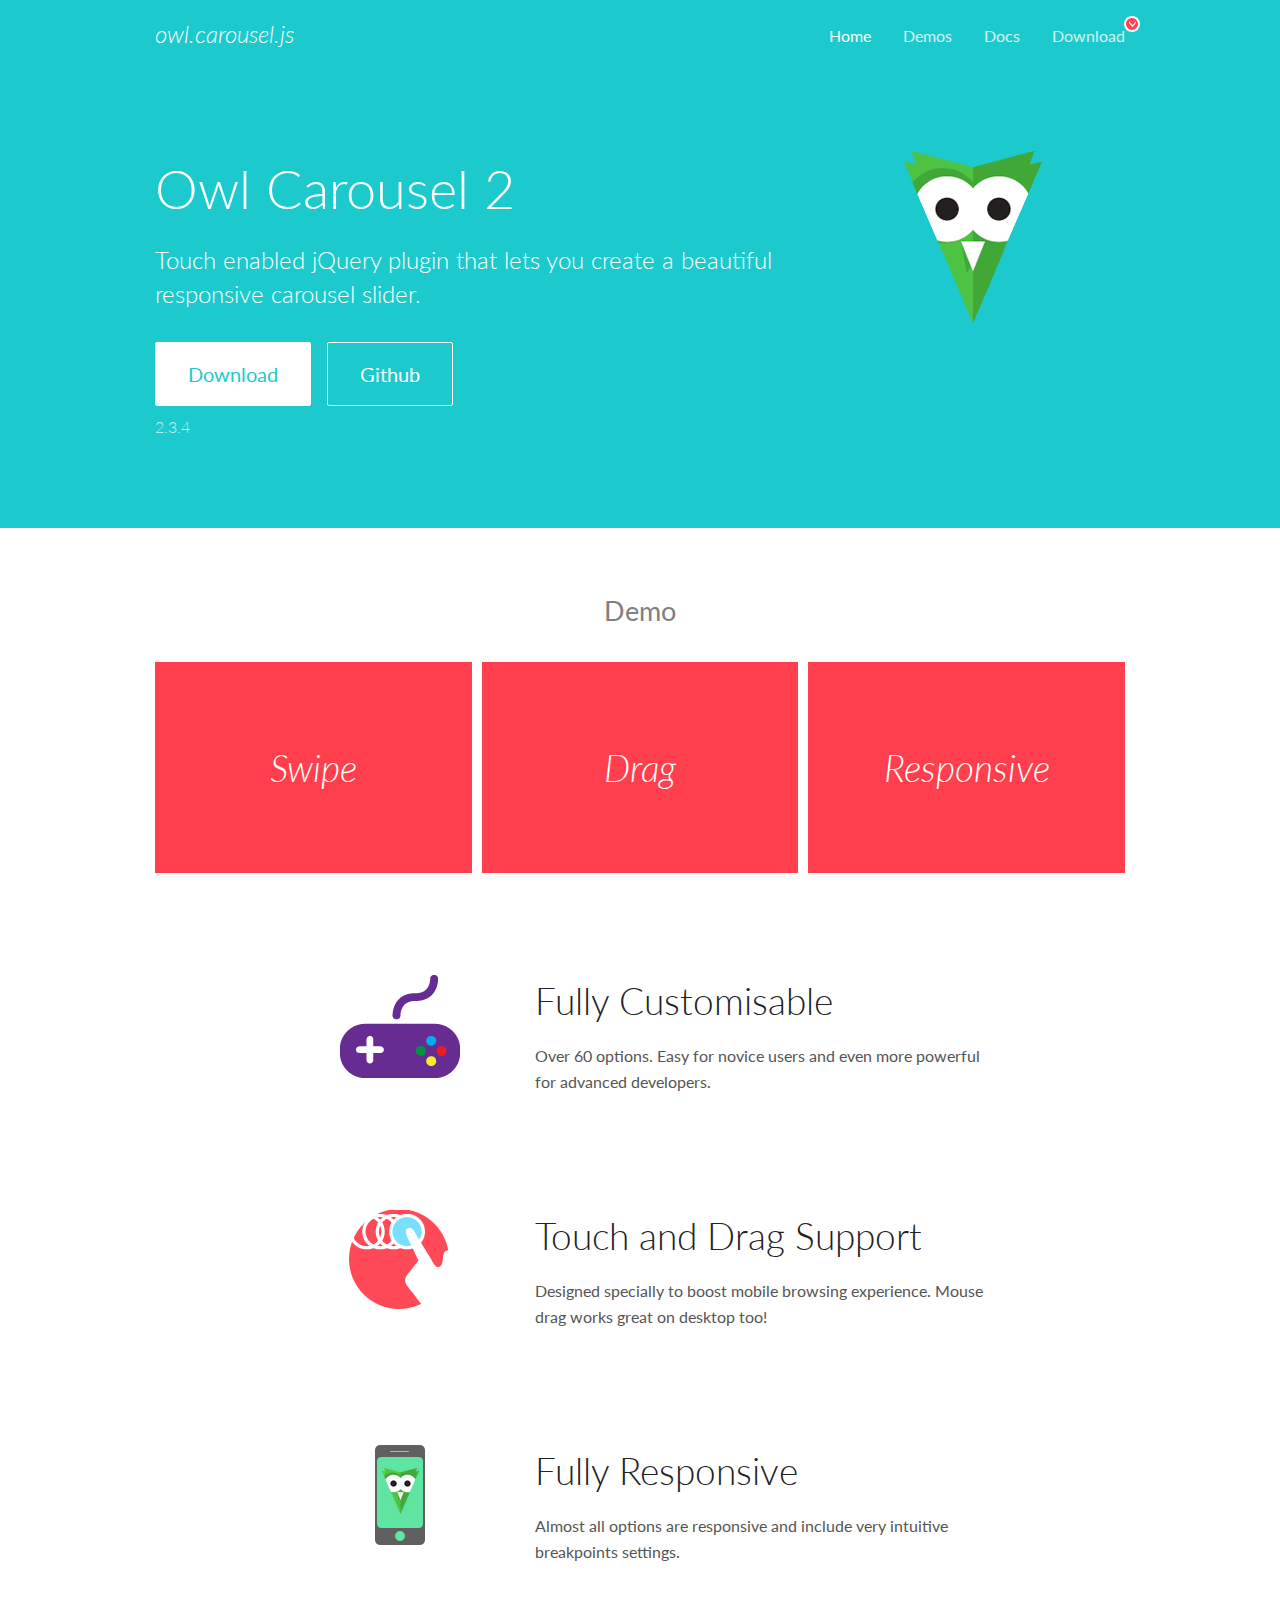
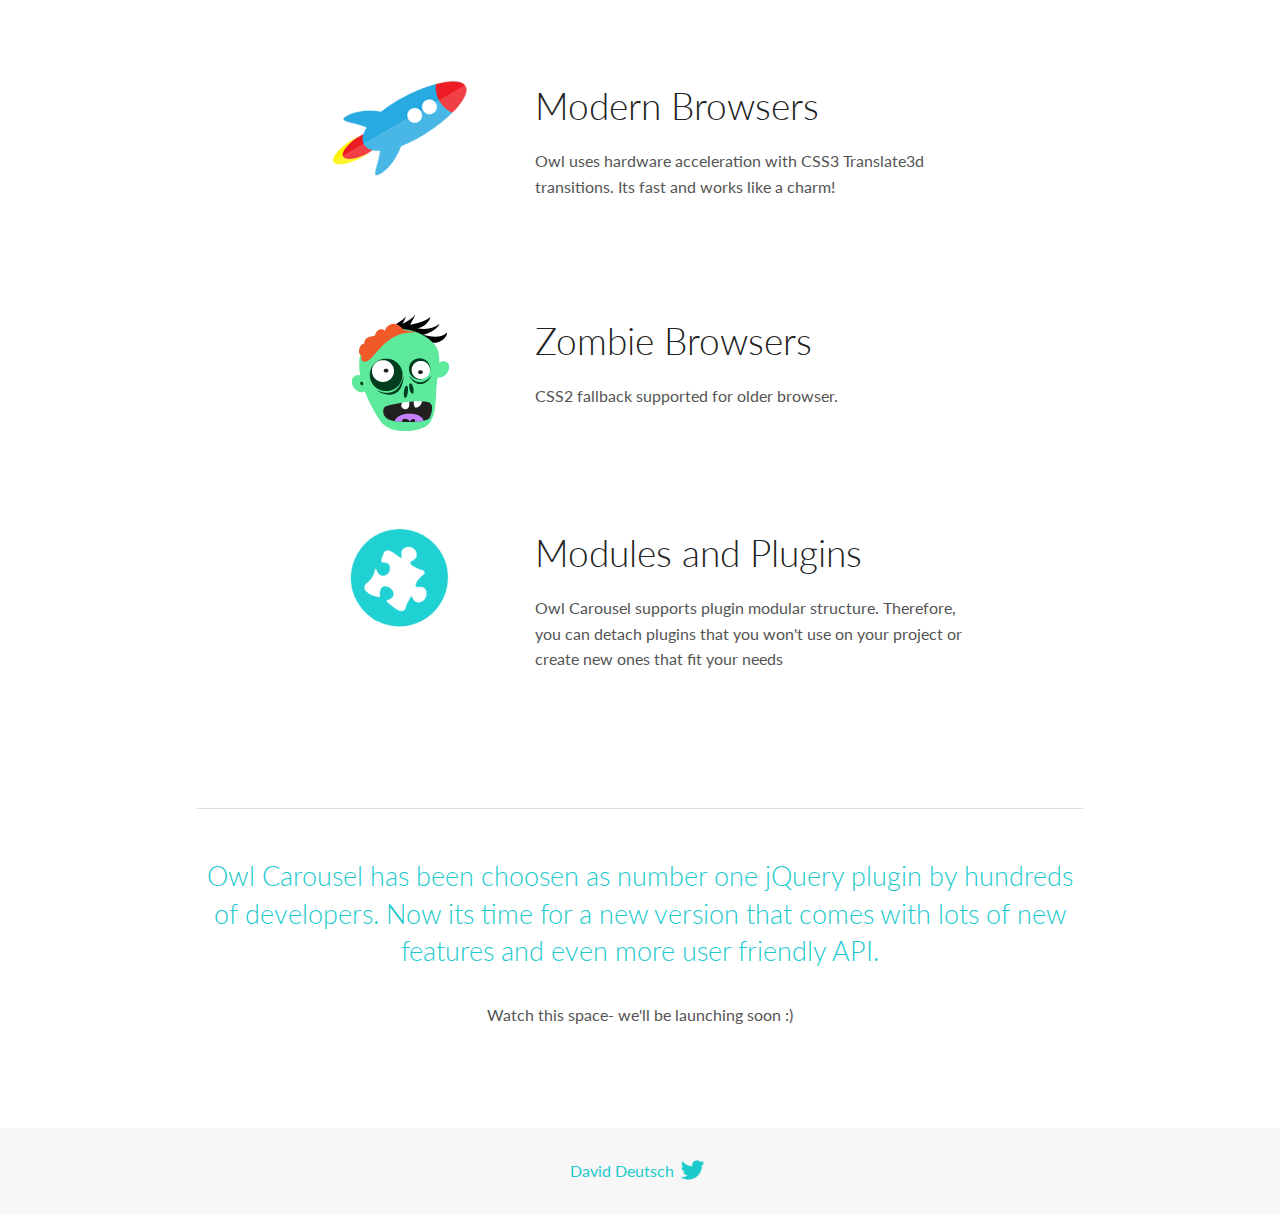
<file: lib/owl.carousel2/docs/index.html>
<!DOCTYPE html>
<html lang="en">
  <head>

    <!-- head -->
    <meta charset="utf-8">
    <meta name="msapplication-tap-highlight" content="no" />
    <meta name="viewport" content="width=device-width, initial-scale=1.0" />
    <meta name="description" content="Touch enabled jQuery plugin that lets you create beautiful responsive carousel slider.">
    <meta name="author" content="David Deutsch">
    <title>
      Home | Owl Carousel | 2.3.4
    </title>

    <!-- Stylesheets -->
    <link href='https://fonts.googleapis.com/css?family=Lato:300,400,700,400italic,300italic' rel='stylesheet' type='text/css'>
    <link rel="stylesheet" href="assets/css/docs.theme.min.css">

    <!-- Owl Stylesheets -->
    <link rel="stylesheet" href="assets/owlcarousel/assets/owl.carousel.min.css">
    <link rel="stylesheet" href="assets/owlcarousel/assets/owl.theme.default.min.css">

    <!-- HTML5 shim and Respond.js IE8 support of HTML5 elements and media queries -->

    <!--[if lt IE 9]>
      <script src="https://oss.maxcdn.com/libs/html5shiv/3.7.0/html5shiv.js"></script>
      <script src="https://oss.maxcdn.com/libs/respond.js/1.3.0/respond.min.js"></script>
    <![endif]-->

    <!-- Favicons -->
    <link rel="apple-touch-icon-precomposed" sizes="144x144" href="assets/ico/apple-touch-icon-144-precomposed.png">
    <link rel="shortcut icon" href="assets/ico/favicon.png">
    <link rel="shortcut icon" href="favicon.ico">

    <!-- Yeah i know js should not be in header. Its required for demos.-->

    <!-- javascript -->
    <script src="assets/vendors/jquery.min.js"></script>
    <script src="assets/owlcarousel/owl.carousel.js"></script>
  </head>
  <body>

    <!-- header -->
    <header class="header">
      <div class="row">
        <div class="large-12 columns">
          <div class="brand left">
            <h3>
              <a href="/OwlCarousel2/">owl.carousel.js</a> 
            </h3>
          </div>
          <a id="toggle-nav" class="right">
            <span></span> <span></span> <span></span> 
          </a> 
          <div class="nav-bar">
            <ul class="clearfix">
              <li class="active">
                <a href="/OwlCarousel2/index.html">Home</a> 
              </li>
              <li> <a href="/OwlCarousel2/demos/demos.html">Demos</a>  </li>
              <li> <a href="/OwlCarousel2/docs/started-welcome.html">Docs</a>  </li>
              <li>
                <a href="https://github.com/OwlCarousel2/OwlCarousel2/archive/2.3.4.zip">Download</a> 
                <span class="download"></span> 
              </li>
            </ul>
          </div>
        </div>
      </div>
    </header>

    <!-- home panel -->
    <section id="hero">
      <div class="row">
        <div class="large-8 medium-8 columns">
          <h1>Owl Carousel 2</h1>
          <h4>Touch enabled jQuery plugin that lets you create a beautiful responsive carousel slider.</h4>
          <a href="https://github.com/OwlCarousel2/OwlCarousel2/archive/2.3.4.zip" class="hero-button">Download</a> 
          <a href="https://github.com/OwlCarousel2/OwlCarousel2" class="hero-button outline">Github</a> 
          <p>2.3.4</p>
        </div>
        <div class="large-4 medium-4 columns">
          <img class="owl-logo" src="assets/img/owl-logo.png" alt="mr. Owl">
        </div>
      </div>
    </section>

    <!-- body -->
    <div class="home-demo">
      <div class="row">
        <div class="large-12 columns">
          <h3>Demo</h3>
          <div class="owl-carousel">
            <div class="item">
              <h2>Swipe</h2>
            </div>
            <div class="item">
              <h2>Drag</h2>
            </div>
            <div class="item">
              <h2>Responsive</h2>
            </div>
            <div class="item">
              <h2>CSS3</h2>
            </div>
            <div class="item">
              <h2>Fast</h2>
            </div>
            <div class="item">
              <h2>Easy</h2>
            </div>
            <div class="item">
              <h2>Free</h2>
            </div>
            <div class="item">
              <h2>Upgradable</h2>
            </div>
            <div class="item">
              <h2>Tons of options</h2>
            </div>
            <div class="item">
              <h2>Infinity</h2>
            </div>
            <div class="item">
              <h2>Auto Width</h2>
            </div>
          </div>
        </div>
      </div>
    </div>
    <script>
      var owl = $('.owl-carousel');
      owl.owlCarousel({
        margin: 10,
        loop: true,
        responsive: {
          0: {
            items: 1
          },
          600: {
            items: 2
          },
          1000: {
            items: 3
          }
        }
      })
    </script>

    <!-- features -->
    <div id="features">
      <div class="row">
        <div class="small-12 medium-9 small-centered columns">
          <section class="row feature">
            <div class="medium-4 small-12 columns">
              <img src="assets/img/feature-options.png" alt="">
            </div>
            <div class="medium-8 small-12 columns">
              <h2>Fully Customisable</h2>
              <p>Over 60 options. Easy for novice users and even more powerful for advanced developers.</p>
            </div>
          </section>
          <section class="row feature">
            <div class="medium-4 small-12 columns">
              <img src="assets/img/feature-drag.png" alt="">
            </div>
            <div class="medium-8 small-12 columns">
              <h2>Touch and Drag Support</h2>
              <p>Designed specially to boost mobile browsing experience. Mouse drag works great on desktop too!</p>
            </div>
          </section>
          <section class="row feature">
            <div class="medium-4 small-12 columns">
              <img src="assets/img/feature-responsive.png" alt="">
            </div>
            <div class="medium-8 small-12 columns">
              <h2>Fully Responsive</h2>
              <p>Almost all options are responsive and include very intuitive breakpoints settings.</p>
            </div>
          </section>
          <section class="row feature">
            <div class="medium-4 small-12 columns">
              <img src="assets/img/feature-modern.png" alt="">
            </div>
            <div class="medium-8 small-12 columns">
              <h2>Modern Browsers</h2>
              <p>Owl uses hardware acceleration with CSS3 Translate3d transitions. Its fast and works like a charm! </p>
            </div>
          </section>
          <section class="row feature">
            <div class="medium-4 small-12 columns">
              <img src="assets/img/feature-zombie.png" alt="">
            </div>
            <div class="medium-8 small-12 columns">
              <h2>Zombie Browsers</h2>
              <p>CSS2 fallback supported for older browser.</p>
            </div>
          </section>
          <section class="row feature">
            <div class="medium-4 small-12 columns">
              <img src="assets/img/feature-module.png" alt="">
            </div>
            <div class="medium-8 small-12 columns">
              <h2>Modules and Plugins</h2>
              <p>Owl Carousel supports plugin modular structure. Therefore, you can detach plugins that you won&#x27;t use on your project or create new ones that fit your needs</p>
            </div>
          </section>
        </div>
      </div>
    </div>

    <!-- footer -->
    <section id="teaser-text">
      <div class="row">
        <div class="small-12 medium-11 small-centered columns">
          <hr>
          <h3 id="owl-carousel-has-been-choosen-as-number-one-jquery-plugin-by-hundreds-of-developers-now-its-time-for-a-new-version-that-comes-with-lots-of-new-features-and-even-more-user-friendly-api-">Owl Carousel has been choosen as number one jQuery plugin by hundreds of developers. Now its time for a new version that comes with lots of new features and even more user friendly API.</h3>
          <p>Watch this space- we&#39;ll be launching soon :)</p>
        </div>
      </div>
    </section>

    <!-- footer -->
    <footer class="footer">
      <div class="row">
        <div class="large-12 columns">
          <h5>
            <a href="/OwlCarousel2/docs/support-contact.html">David Deutsch</a> 
            <a id="custom-tweet-button" href="https://twitter.com/share?url=https://github.com/OwlCarousel2/OwlCarousel2&text=Owl Carousel - This is so awesome! " target="_blank"></a> 
          </h5>
        </div>
      </div>
    </footer>

    <!-- vendors -->
    <script src="assets/vendors/highlight.js"></script>
    <script src="assets/js/app.js"></script>
  </body>
</html>
</file>
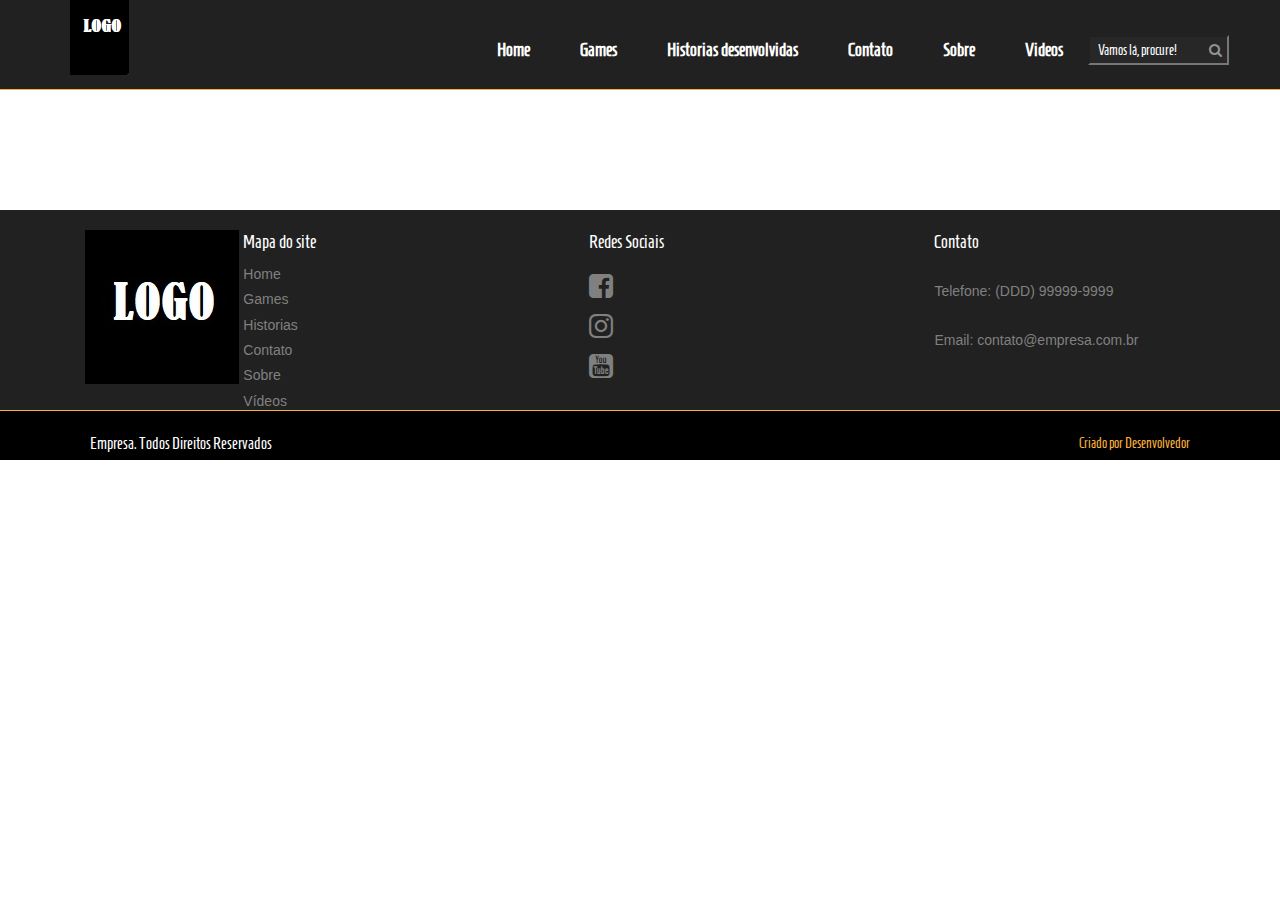
<file: contato.html>
<!DOCTYPE html>
<html>
<head>

	<meta charset="utf-8">
	<meta name="viewport" content="initial-scale=1">
	<title>Site Responsivo</title>
	<link rel="stylesheet" href="lib/bootstrap/css/bootstrap.min.css">
	<link rel="stylesheet" href="https://maxcdn.bootstrapcdn.com/font-awesome/4.4.0/css/font-awesome.min.css">
	<link rel="stylesheet" href="css/home.css">
	<link rel="stylesheet" href="css/mobile-home-480px.css">
	<link rel="stylesheet" href="css/mobile-home-768px.css">
	<link rel="stylesheet" href="css/mobile-home-992px.css">

</head>

<body>

	<header>

		<div id="menu-mobile-mask" class="visible-xs visible-sm"></div>

		<div id="menu-mobile" class="visible-xs visible-sm">

			<ul class="list-unstyled">
				<li><a href="index.html">Home</a></li>
				<li><a href="games.html">Games</a></li>
				<li><a href="historias.html">Historias desenvolvidas</a></li>
				<li><a href="contato.html">Contato</a></li>
				<li><a href="sobre.html">Sobre</a></li>
				<li><a href="videos.html">Videos</a></li>
			</ul>	

			<div class="bar-close">
				<button type="button" class="btn btn-close"><i class="fa fa-close"></i></button>
			</div>		

		</div><!-- /div menu-mobile -->

		<div class="container">
			<img id="logotipo" src="img/logo.png" alt="Logotipo">
		</div>

		<div class="header-black">
			
			<div class="container">

				<input type="search" id="input-search-mobile" class="visible-xs visible-sm" placeholder="Pesquisar...">

				<button id="btn-bars" type="button"><i class="fa fa-bars"></i></button>
				<button id="btn-search" type="button"><i class="fa fa-search"></i></button>
				
			</div><!-- /div conteiner -->

		</div><!-- /div header-black -->

		<div id="menu-container" class="container">
			
			<div class="row">

				<nav id="menu" class="pull-right">

					<ul>
						<li class="search">
							<div class="input-group">
								<input id="input-search" type="search" placeholder="Vamos lá, procure!">
								<span class="input-group-btn">
									<button type="button"><i class="fa fa-search"></i></button>
								</span>
							</div><!-- /div input-group -->
						</li><!-- /li search -->
						<li><a href="videos.html">Videos</a></li>
						<li><a href="sobre.html">Sobre</a></li>
						<li><a href="contato.html">Contato</a></li>
						<li><a href="historias.html">Historias desenvolvidas</a></li>
						<li><a href="games.html">Games</a></li>
						<li><a href="index.html">Home</a></li>

					</ul>

				</nav>

			</div><!-- /div row -->

		</div><!-- /div conteiner -->
		
	</header>




	<footer>

		<div class="row row-cinza">

			<div class="conteiner">

				<div class="row">

					<div class="col-md-2 text-center hidden-xs hidden-sm hidden-md">
						<img class="logotipo" src="img/logo-footer.png" alt="Logotipo">
					</div>

					<div class="col-md-2 text-center visible-sm visible-md">
						<img class="logotipo" src="img/logo-menor.png" alt="Logotipo">
					</div>

					<div class="col-md-10">

						<div class="row row-colunas">

							<div class="row-fluid hidden-sm-up">

								<div class="col-xs-6">
									<a href="#" class="btn btn-footer btn-home"><i class="fa fa-home"></i>Home</a>
								</div>

								<div class="col-xs-6">
									<a href="#" class="btn btn-footer btn-contato"><i class="fa fa-envelope-square"></i>Contato</a>
								</div>

							</div><!-- /div row-fluid -->

							<div class="col-md-4 col-mapa hidden-xs hidden-sm">

								<h4>Mapa do site</h4>
								<ul>
									<li>
										<a href="index.html"><h5>Home</h5></a>
									</li>

									<li>
										<a href="games.html"><h5>Games</h5></a>
									</li>

									<li>
										<a href="historias.html"><h5>Historias</h5></a>
									</li>

									<li>
										<a href="contato.html"><h5>Contato</h5></a>
									</li>

									<li>
										<a href="sobre.html"><h5>Sobre</h5></a>
									</li>

									<li>
										<a href="videos.html"><h5>Vídeos</h5></a>
									</li>
								</ul>


							</div><!-- /div col-mapa -->


							<div id="redes-sociais" class="col-md-4 col-redes-sociais">

								<h4 class="hidden-xs hidden-sm">Redes Sociais</h4>
								<ul>
									<li>
										<a href="https://pt-br.facebook.com/"><i class="fa fa-facebook-square"></i></a>
									</li>

									<li>
										<a href="https://www.instagram.com/?hl=pt-br"><i class="fa fa-instagram"></i></a>
									</li>

									<li>
										<a href="https://www.youtube.com/"><i class="fa fa-youtube-square"></i></a>
									</li>
								</ul>

							</div><!-- /div col-redes-sociais -->

							<div class="col-md-4 col-contato hidden-xs hidden-sm">

								<h4 class="hidden-xs hidden-sm">Contato</h4>

								<li class="hidden-xs hidden-sm">
									<p>Telefone: (DDD) 99999-9999</p>
								</li>

								<li class="hidden-xs hidden-sm">
									<p>Email: contato@empresa.com.br</p>
								</li>

							</div><!-- /div col-contato -->

						</div><!-- /div row-colunas -->

					</div><!-- /div col-md-10 -->

				</div><!-- /div row -->

			</div><!-- /div conteiner -->

		</div><!-- /div row-cinza -->

		<div class="row row-preto">

			<div class="conteiner direitos-mobile">
				<p class="pull-left text-left">Empresa. Todos Direitos Reservados</p>
				<p class="pull-right text-right">Criado por Desenvolvedor</p>
			</div>

		</div><!-- /div row-preto -->

	</footer>

	<script src="lib/jquery/jquery.min.js"></script>
	<script src="lib/bootstrap/js/bootstrap.min.js"></script>
	<script src="js/efeitos.js"></script>

</body>
</html>
</file>
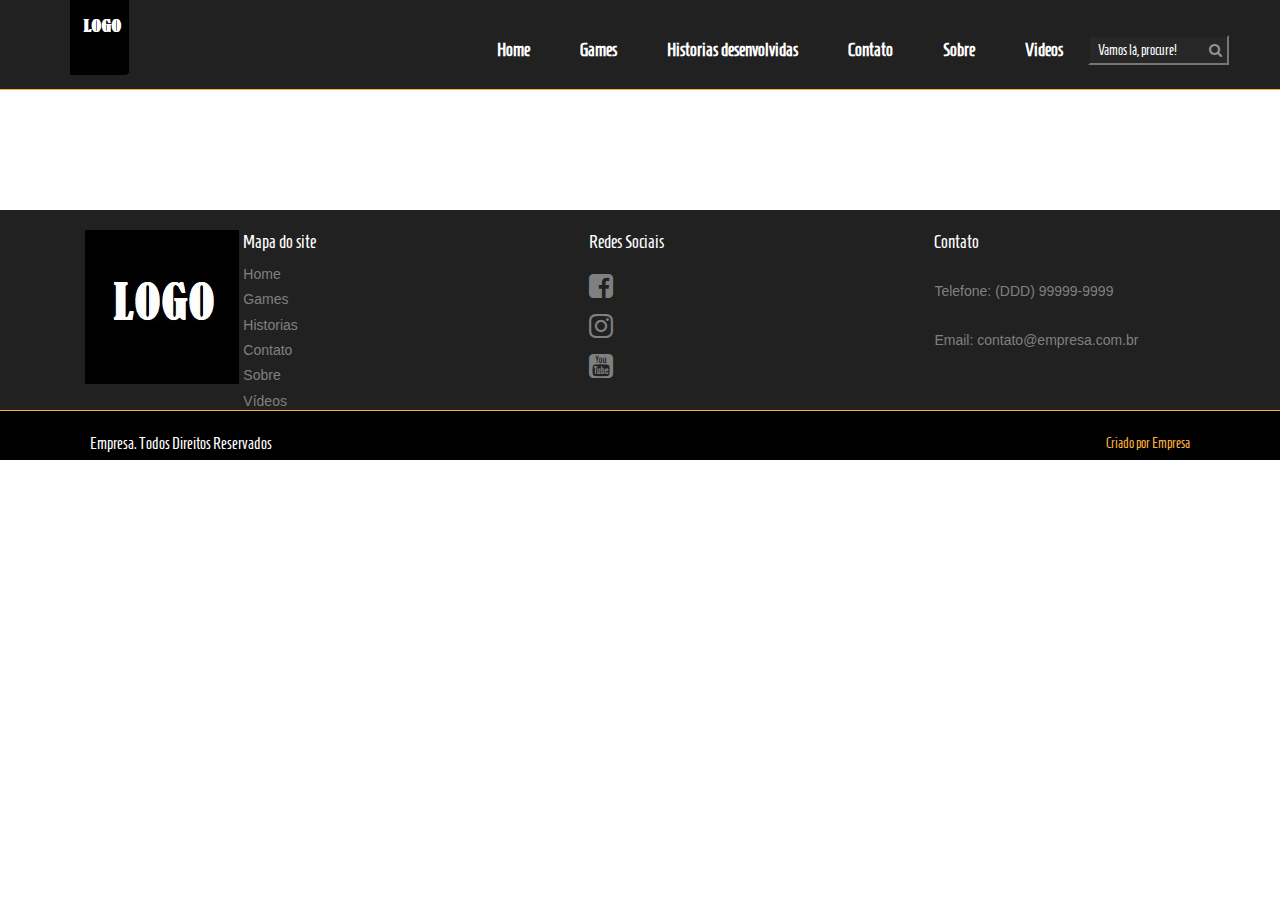
<file: games.html>
<!DOCTYPE html>
<html>
<head>

	<meta charset="utf-8">
	<meta name="viewport" content="initial-scale=1">
	<title>Site Responsivo</title>
	<link rel="stylesheet" href="lib/bootstrap/css/bootstrap.min.css">
	<link rel="stylesheet" href="https://maxcdn.bootstrapcdn.com/font-awesome/4.4.0/css/font-awesome.min.css">
	<link rel="stylesheet" href="css/home.css">
	<link rel="stylesheet" href="css/mobile-home-480px.css">
	<link rel="stylesheet" href="css/mobile-home-768px.css">
	<link rel="stylesheet" href="css/mobile-home-992px.css">

</head>

<body>

	<header>

		<div id="menu-mobile-mask" class="visible-xs visible-sm"></div>

		<div id="menu-mobile" class="visible-xs visible-sm">

			<ul class="list-unstyled">
				<li><a href="index.html">Home</a></li>
				<li><a href="games.html">Games</a></li>
				<li><a href="historias.html">Historias desenvolvidas</a></li>
				<li><a href="contato.html">Contato</a></li>
				<li><a href="sobre.html">Sobre</a></li>
				<li><a href="videos.html">Videos</a></li>
			</ul>	

			<div class="bar-close">
				<button type="button" class="btn btn-close"><i class="fa fa-close"></i></button>
			</div>		

		</div><!-- /div menu-mobile -->

		<div class="container">
			<img id="logotipo" src="img/logo.png" alt="Logotipo">
		</div>

		<div class="header-black">
			
			<div class="container">

				<input type="search" id="input-search-mobile" class="visible-xs visible-sm" placeholder="Pesquisar...">

				<button id="btn-bars" type="button"><i class="fa fa-bars"></i></button>
				<button id="btn-search" type="button"><i class="fa fa-search"></i></button>
				
			</div><!-- /div conteiner -->

		</div><!-- /div header-black -->

		<div id="menu-container" class="container">
			
			<div class="row">

				<nav id="menu" class="pull-right">

					<ul>
						<li class="search">
							<div class="input-group">
								<input id="input-search" type="search" placeholder="Vamos lá, procure!">
								<span class="input-group-btn">
									<button type="button"><i class="fa fa-search"></i></button>
								</span>
							</div><!-- /div input-group -->
						</li><!-- /li search -->
						<li><a href="videos.html">Videos</a></li>
						<li><a href="sobre.html">Sobre</a></li>
						<li><a href="contato.html">Contato</a></li>
						<li><a href="historias.html">Historias desenvolvidas</a></li>
						<li><a href="games.html">Games</a></li>
						<li><a href="index.html">Home</a></li>

					</ul>

				</nav>

			</div><!-- /div row -->

		</div><!-- /div conteiner -->
		
	</header>




	<footer>

		<div class="row row-cinza">

			<div class="conteiner">

				<div class="row">

					<div class="col-md-2 text-center hidden-xs hidden-sm hidden-md">
						<img class="logotipo" src="img/logo-footer.png" alt="Logotipo">
					</div>

					<div class="col-md-2 text-center visible-sm visible-md">
						<img class="logotipo" src="img/logo-menor.png" alt="Logotipo">
					</div>

					<div class="col-md-10">

						<div class="row row-colunas">

							<div class="row-fluid hidden-sm-up">

								<div class="col-xs-6">
									<a href="#" class="btn btn-footer btn-home"><i class="fa fa-home"></i>Home</a>
								</div>

								<div class="col-xs-6">
									<a href="#" class="btn btn-footer btn-contato"><i class="fa fa-envelope-square"></i>Contato</a>
								</div>

							</div><!-- /div row-fluid -->

							<div class="col-md-4 col-mapa hidden-xs hidden-sm">

								<h4>Mapa do site</h4>
								<ul>
									<li>
										<a href="index.html"><h5>Home</h5></a>
									</li>

									<li>
										<a href="games.html"><h5>Games</h5></a>
									</li>

									<li>
										<a href="historias.html"><h5>Historias</h5></a>
									</li>

									<li>
										<a href="contato.html"><h5>Contato</h5></a>
									</li>

									<li>
										<a href="sobre.html"><h5>Sobre</h5></a>
									</li>

									<li>
										<a href="videos.html"><h5>Vídeos</h5></a>
									</li>
								</ul>


							</div><!-- /div col-mapa -->


							<div id="redes-sociais" class="col-md-4 col-redes-sociais">

								<h4 class="hidden-xs hidden-sm">Redes Sociais</h4>
								<ul>
									<li>
										<a href="https://pt-br.facebook.com/"><i class="fa fa-facebook-square"></i></a>
									</li>

									<li>
										<a href="https://www.instagram.com/?hl=pt-br"><i class="fa fa-instagram"></i></a>
									</li>

									<li>
										<a href="https://www.youtube.com/"><i class="fa fa-youtube-square"></i></a>
									</li>
								</ul>

							</div><!-- /div col-redes-sociais -->

							<div class="col-md-4 col-contato hidden-xs hidden-sm">

								<h4 class="hidden-xs hidden-sm">Contato</h4>

								<li class="hidden-xs hidden-sm">
									<p>Telefone: (DDD) 99999-9999</p>
								</li>

								<li class="hidden-xs hidden-sm">
									<p>Email: contato@empresa.com.br</p>
								</li>

							</div><!-- /div col-contato -->

						</div><!-- /div row-colunas -->

					</div><!-- /div col-md-10 -->

				</div><!-- /div row -->

			</div><!-- /div conteiner -->

		</div><!-- /div row-cinza -->

		<div class="row row-preto">

			<div class="conteiner direitos-mobile">
				<p class="pull-left text-left">Empresa. Todos Direitos Reservados</p>
				<p class="pull-right text-right">Criado por Empresa</p>
			</div>

		</div><!-- /div row-preto -->

	</footer>

	<script src="lib/jquery/jquery.min.js"></script>
	<script src="lib/bootstrap/js/bootstrap.min.js"></script>
	<script src="js/efeitos.js"></script>

</body>
</html>
</file>
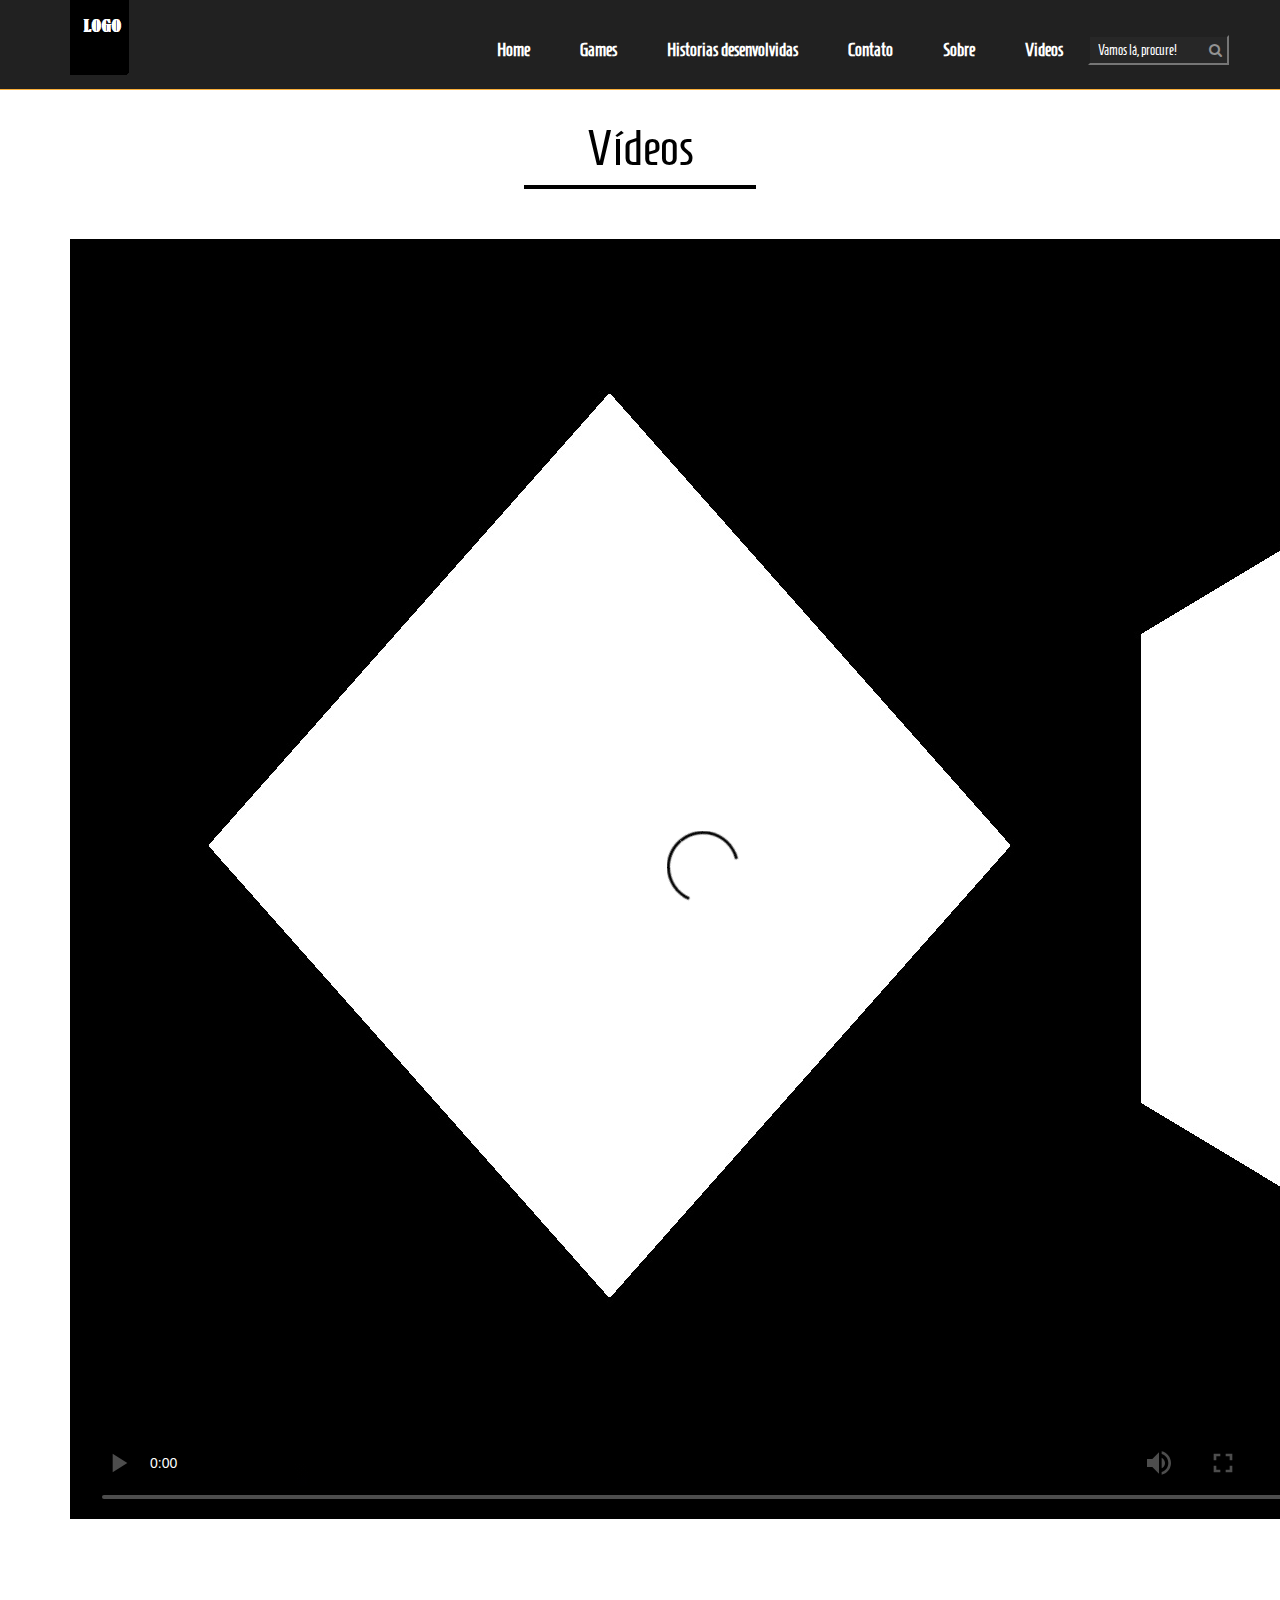
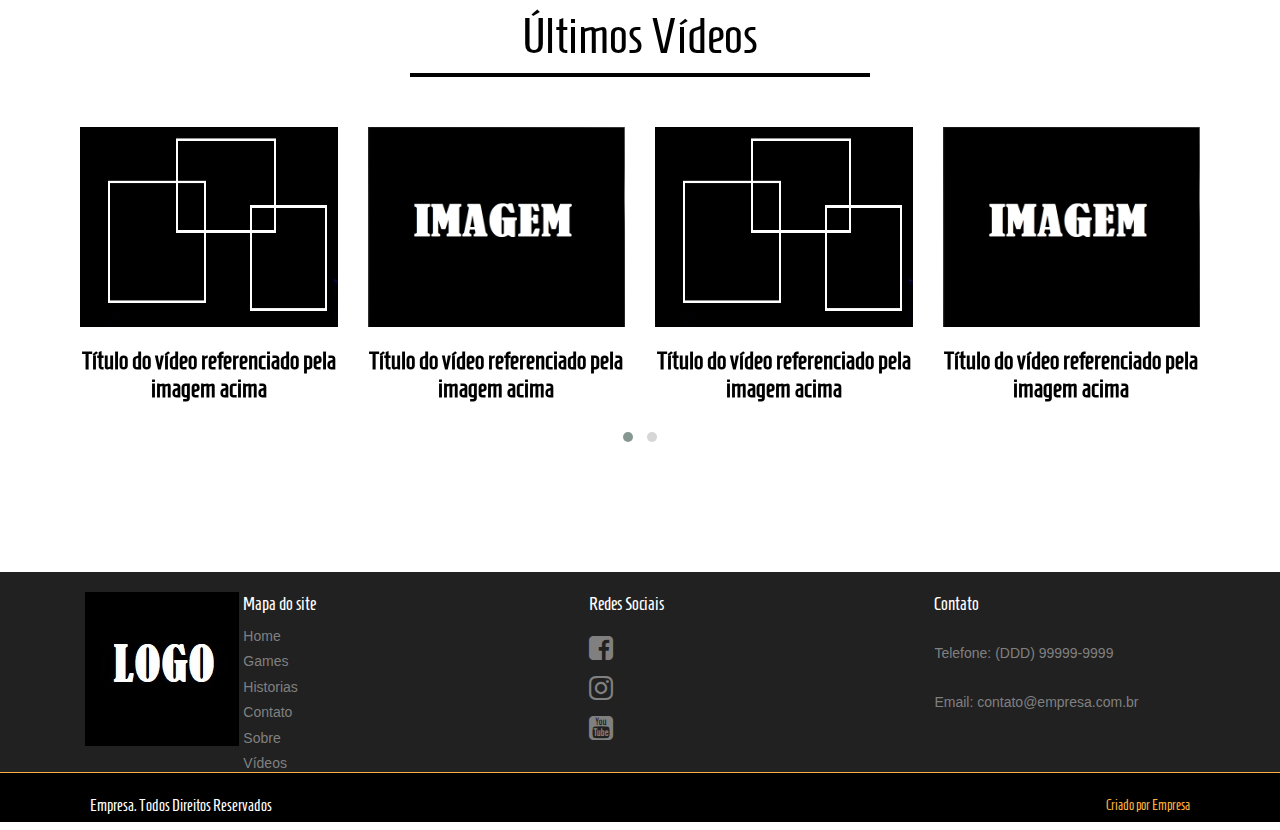
<file: videos.html>
<!DOCTYPE html>
<html>
<head>

	<meta charset="utf-8">
	<meta name="viewport" content="initial-scale=1">
	<title>Site Responsivo</title>
	<link rel="stylesheet" href="lib/bootstrap/css/bootstrap.min.css">
	<link rel="stylesheet" href="lib/owl.carousel2/dist/assets/owl.carousel.min.css">
	<link rel="stylesheet" href="lib/owl.carousel2/dist/assets/owl.theme.default.min.css">
	<link rel="stylesheet" href="https://maxcdn.bootstrapcdn.com/font-awesome/4.4.0/css/font-awesome.min.css">
	<link rel="stylesheet" href="css/home.css">
	<link rel="stylesheet" href="css/videos.css">
	<link rel="stylesheet" href="css/mobile-home-480px.css">
	<link rel="stylesheet" href="css/mobile-home-768px.css">
	<link rel="stylesheet" href="css/mobile-home-992px.css">
	<link rel="stylesheet" href="css/mobile-videos-480px.css">

</head>

<body>

	<header>

		<div id="menu-mobile-mask" class="visible-xs visible-sm"></div>

		<div id="menu-mobile" class="visible-xs visible-sm">

			<ul class="list-unstyled">
				<li><a href="index.html">Home</a></li>
				<li><a href="games.html">Games</a></li>
				<li><a href="historias.html">Historias desenvolvidas</a></li>
				<li><a href="contato.html">Contato</a></li>
				<li><a href="sobre.html">Sobre</a></li>
				<li><a href="videos.html">Videos</a></li>
			</ul>	

			<div class="bar-close">
				<button type="button" class="btn btn-close"><i class="fa fa-close"></i></button>
			</div>		

		</div><!-- /div menu-mobile -->

		<div class="container">
			<img id="logotipo" src="img/logo.png" alt="Logotipo">
		</div>

		<div class="header-black">
			
			<div class="container">

				<input type="search" id="input-search-mobile" class="visible-xs visible-sm" placeholder="Pesquisar...">

				<button id="btn-bars" type="button"><i class="fa fa-bars"></i></button>
				<button id="btn-search" type="button"><i class="fa fa-search"></i></button>
				
			</div><!-- /div conteiner -->

		</div><!-- /div header-black -->

		<div id="menu-container" class="container">
			
			<div class="row">

				<nav id="menu" class="pull-right">

					<ul>
						<li class="search">
							<div class="input-group">
								<input id="input-search" type="search" placeholder="Vamos lá, procure!">
								<span class="input-group-btn">
									<button type="button"><i class="fa fa-search"></i></button>
								</span>
							</div><!-- /div input-group -->
						</li><!-- /li search -->
						<li><a href="videos.html">Videos</a></li>
						<li><a href="sobre.html">Sobre</a></li>
						<li><a href="contato.html">Contato</a></li>
						<li><a href="historias.html">Historias desenvolvidas</a></li>
						<li><a href="games.html">Games</a></li>
						<li><a href="index.html">Home</a></li>

					</ul>

				</nav>

			</div><!-- /div row -->

		</div><!-- /div conteiner -->
		
	</header>

	<section>

		<div id="call-to-action">

			<div class="container">

				<div class="row text-center">
					<h2>Vídeos</h2>
					<hr>
				</div>

				<div class="row">
					
					<div class="player">
						<video src=" " controls poster="img/vadermaior.png"></video>
					</div>

				</div><!-- /div row -->
				
			</div><!-- /div conteiner -->
			
		</div><!-- /div call-to-action -->

	</section><!-- /section videos -->

	<section>

		<div id="noticias" class="container">

			<div class="row text-center">
				<h2>Últimos Vídeos</h2>
				<hr>
			</div>

			<div class="row thumbnails owl-carousel owl-theme">

				<div class="item" data-video="vader">
					<div class="item-inner">
						<img src="img/vader.jpg" alt="Video">
						<h3>Título do vídeo referenciado pela imagem acima</h3>
					</div>
				</div><!-- /div item -->

				<div class="item" data-video="bb8">
					<div class="item-inner">
						<img src="img/bb8.jpg" alt="Video">
						<h3>Título do vídeo referenciado pela imagem acima</h3>
					</div>
				</div><!-- /div item -->

				<div class="item" data-video="vader">
					<div class="item-inner">
						<img src="img/vader.jpg" alt="Video">
						<h3>Título do vídeo referenciado pela imagem acima</h3>
					</div>
				</div><!-- /div item -->

				<div class="item" data-video="bb8">
					<div class="item-inner">
						<img src="img/bb8.jpg" alt="Video">
						<h3>Título do vídeo referenciado pela imagem acima</h3>
					</div>
				</div><!-- /div item -->

				<div class="item" data-video="vader">
					<div class="item-inner">
						<img src="img/vader.jpg" alt="Video">
						<h3>Título do vídeo referenciado pela imagem acima</h3>
					</div>
				</div><!-- /div item -->

				<div class="item" data-video="bb8">
					<div class="item-inner">
						<img src="img/bb8.jpg" alt="Video">
						<h3>Título do vídeo referenciado pela imagem acima</h3>
					</div>
				</div><!-- /div item -->

			</div><!-- /div row thumbnails -->

		</div><!-- /noticias -->

	</section><!-- /section noticias -->

	<footer>

		<div class="row row-cinza">

			<div class="conteiner">

				<div class="row">

					<div class="col-md-2 text-center hidden-xs hidden-sm hidden-md">
						<img class="logotipo" src="img/logo-footer.png" alt="Logotipo">
					</div>

					<div class="col-md-2 text-center visible-sm visible-md">
						<img class="logotipo" src="img/logo-menor.png" alt="Logotipo">
					</div>

					<div class="col-md-10">

						<div class="row row-colunas">

							<div class="row-fluid hidden-sm-up">

								<div class="col-xs-6">
									<a href="#" class="btn btn-footer btn-home"><i class="fa fa-home"></i>Home</a>
								</div>

								<div class="col-xs-6">
									<a href="#" class="btn btn-footer btn-contato"><i class="fa fa-envelope-square"></i>Contato</a>
								</div>

							</div><!-- /div row-fluid -->

							<div class="col-md-4 col-mapa hidden-xs hidden-sm">

								<h4>Mapa do site</h4>
								<ul>
									<li>
										<a href="index.html"><h5>Home</h5></a>
									</li>

									<li>
										<a href="games.html"><h5>Games</h5></a>
									</li>

									<li>
										<a href="historias.html"><h5>Historias</h5></a>
									</li>

									<li>
										<a href="contato.html"><h5>Contato</h5></a>
									</li>

									<li>
										<a href="sobre.html"><h5>Sobre</h5></a>
									</li>

									<li>
										<a href="videos.html"><h5>Vídeos</h5></a>
									</li>
								</ul>


							</div><!-- /div col-mapa -->


							<div id="redes-sociais" class="col-md-4 col-redes-sociais">

								<h4 class="hidden-xs hidden-sm">Redes Sociais</h4>
								<ul>
									<li>
										<a href="https://pt-br.facebook.com/"><i class="fa fa-facebook-square"></i></a>
									</li>

									<li>
										<a href="https://www.instagram.com/?hl=pt-br"><i class="fa fa-instagram"></i></a>
									</li>

									<li>
										<a href="https://www.youtube.com/"><i class="fa fa-youtube-square"></i></a>
									</li>
								</ul>

							</div><!-- /div col-redes-sociais -->

							<div class="col-md-4 col-contato hidden-xs hidden-sm">

								<h4 class="hidden-xs hidden-sm">Contato</h4>

								<li class="hidden-xs hidden-sm">
									<p>Telefone: (DDD) 99999-9999</p>
								</li>

								<li class="hidden-xs hidden-sm">
									<p>Email: contato@empresa.com.br</p>
								</li>

							</div><!-- /div col-contato -->

						</div><!-- /div row-colunas -->

					</div><!-- /div col-md-10 -->

				</div><!-- /div row -->

			</div><!-- /div conteiner -->

		</div><!-- /div row-cinza -->

		<div class="row row-preto">

			<div class="conteiner direitos-mobile">
				<p class="pull-left text-left">Empresa. Todos Direitos Reservados</p>
				<p class="pull-right text-right">Criado por Empresa</p>
			</div>

		</div><!-- /div row-preto -->

	</footer>

	<script src="lib/jquery/jquery.min.js"></script>
	<script src="lib/owl.carousel2/dist/owl.carousel.min.js"></script>
	<script src="lib/bootstrap/js/bootstrap.min.js"></script>
	<script src="js/efeitos.js"></script>
	<script>

		(function(d, p){
			var a = new XMLHttpRequest(),
			b = d.body;
			a.open("GET", p, true);
			a.send();
			a.onload = function(){
				var c = d.createElement("div");
				c.style.display = "none";
				c.innerHTML = a.responseText;
				b.insertBefore(c, b.childNodes[0]);
			}
		});

	</script>

	<script>

		$(function(){

			$(".thumbnails .item").on("click", function(){

				$("video").attr({
					"src":"mp4/"+$(this).data('video')+".mp4",
					"poster":"img/"+$(this).data('video')+".jpg"
				});

			});

			$("#volume").on("mousemove", function(){

				$("video")[0].volume = parseFloat($(this).val());

			});

			$("#btn-play-pause").on("click", function(){


				var video = $("video")[0];

				if($(this).hasClass("btn-success")){
					$(this).text("Stop");
					video.play();
				}
				else{
					$(this).text("Play");
					video.pause();
				}
				$(this).toggleClass("btn-success btn-danger");

			});

		});

	</script>

</body>
</html>
</file>
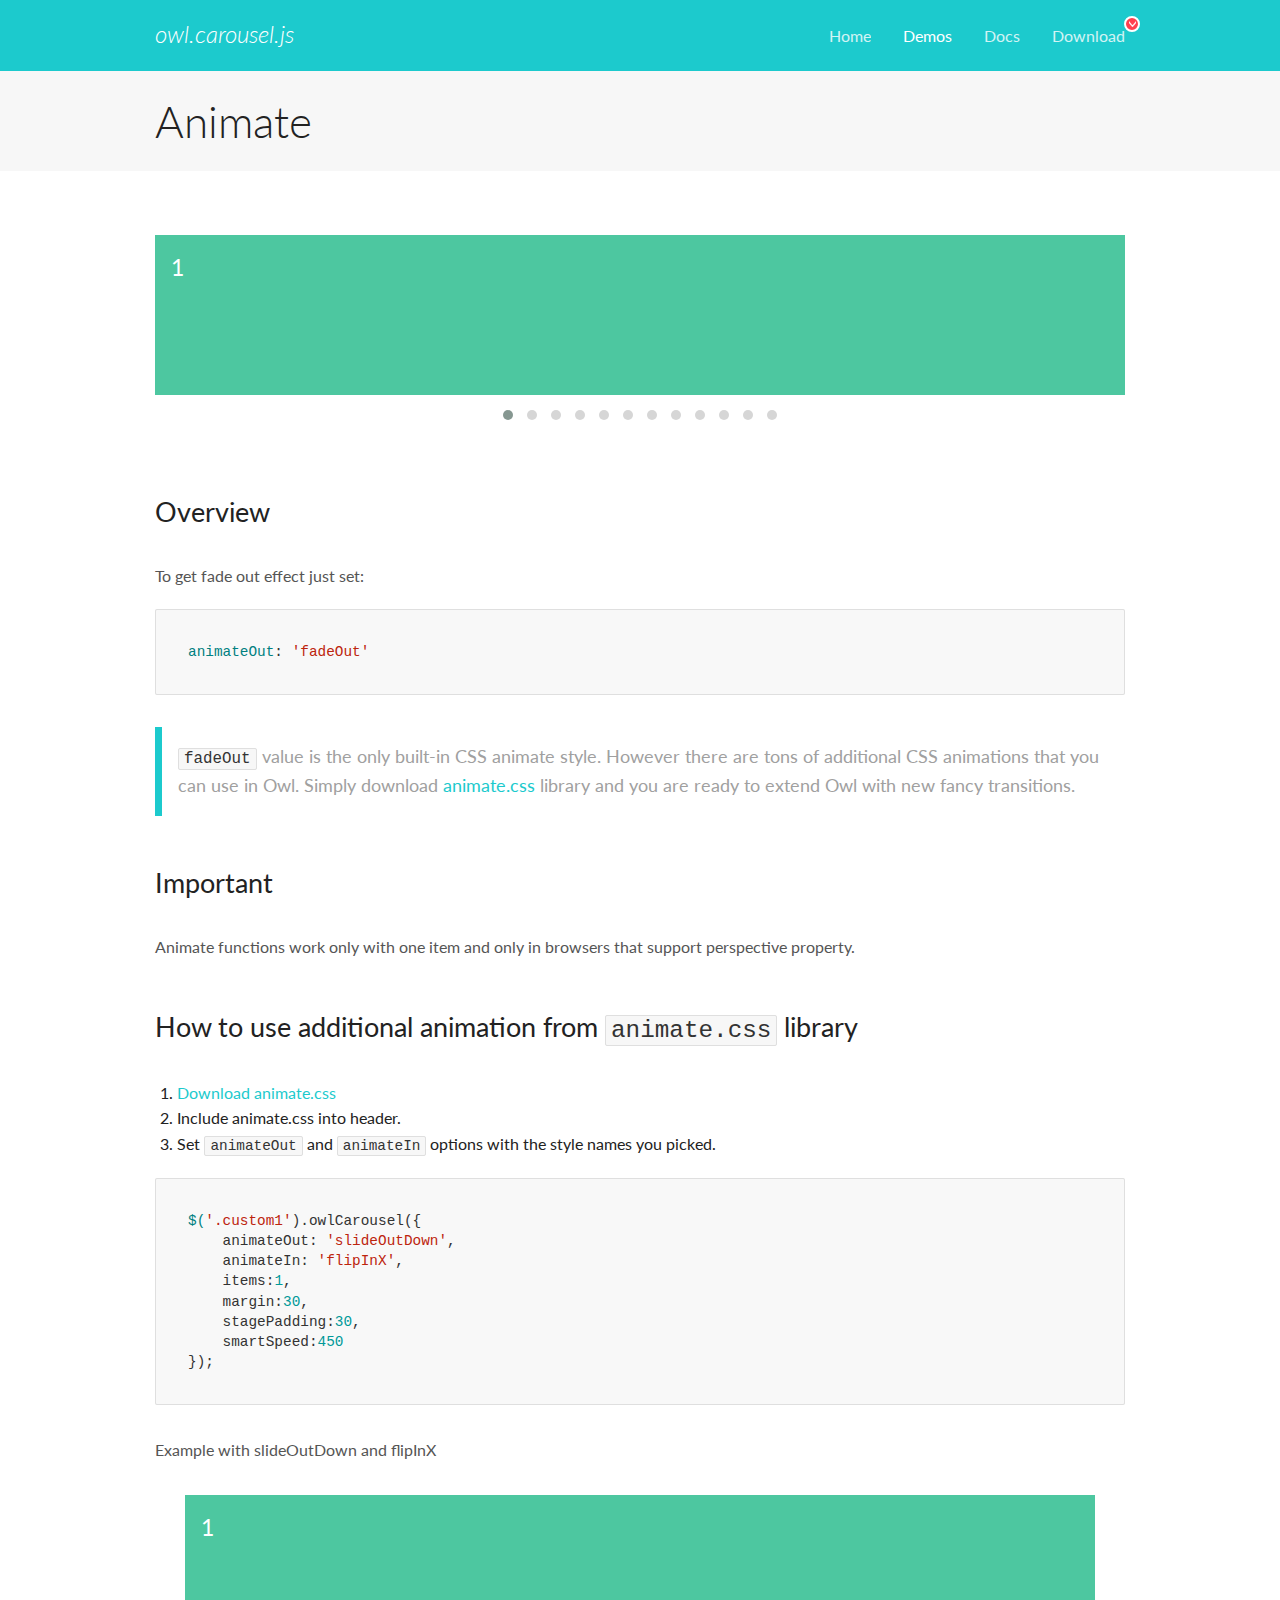
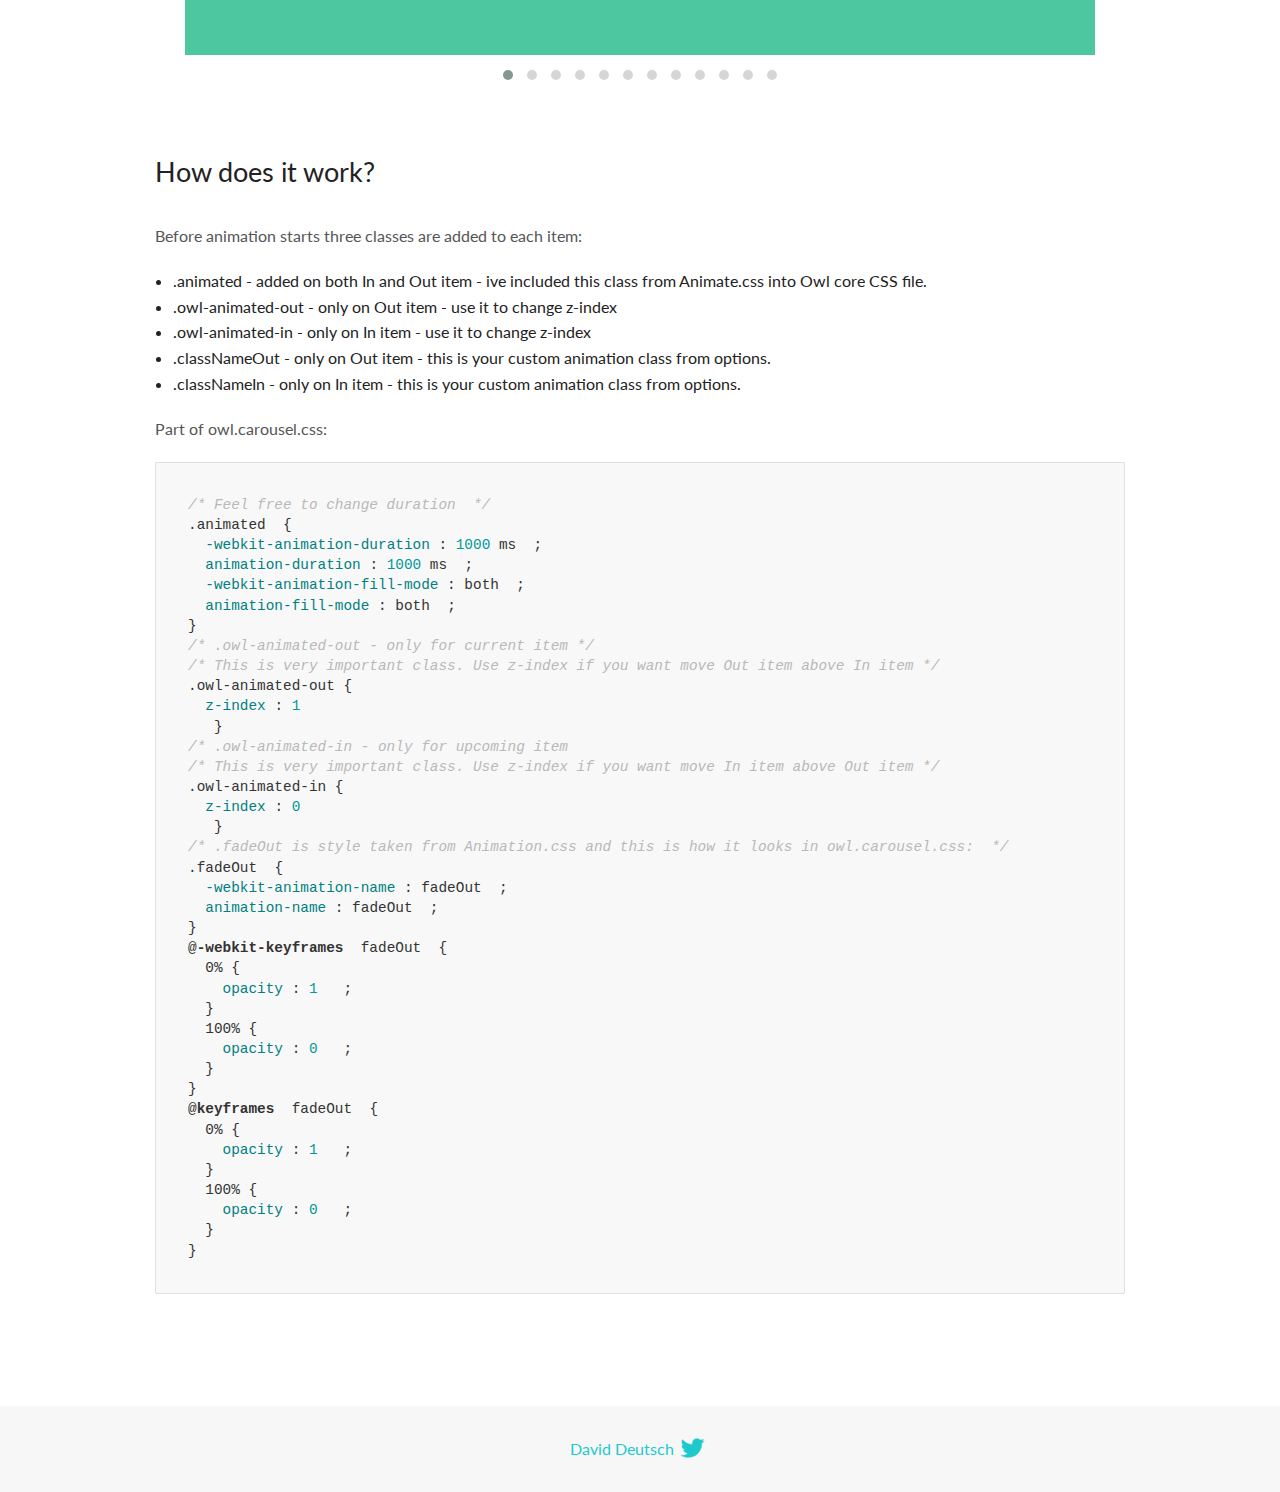
<file: lib/owl.carousel2/docs/demos/animate.html>
<!DOCTYPE html>
<html lang="en">
  <head>

    <!-- head -->
    <meta charset="utf-8">
    <meta name="msapplication-tap-highlight" content="no" />
    <meta name="viewport" content="width=device-width, initial-scale=1.0" />
    <meta name="description" content="Animate carousel">
    <meta name="author" content="David Deutsch">
    <title>
      Animate Demo | Owl Carousel | 2.3.4
    </title>

    <!-- Stylesheets -->
    <link href='https://fonts.googleapis.com/css?family=Lato:300,400,700,400italic,300italic' rel='stylesheet' type='text/css'>
    <link rel="stylesheet" href="../assets/css/docs.theme.min.css">

    <!-- Owl Stylesheets -->
    <link rel="stylesheet" href="../assets/owlcarousel/assets/owl.carousel.min.css">
    <link rel="stylesheet" href="../assets/owlcarousel/assets/owl.theme.default.min.css">

    <!-- HTML5 shim and Respond.js IE8 support of HTML5 elements and media queries -->

    <!--[if lt IE 9]>
      <script src="https://oss.maxcdn.com/libs/html5shiv/3.7.0/html5shiv.js"></script>
      <script src="https://oss.maxcdn.com/libs/respond.js/1.3.0/respond.min.js"></script>
    <![endif]-->

    <!-- Favicons -->
    <link rel="apple-touch-icon-precomposed" sizes="144x144" href="../assets/ico/apple-touch-icon-144-precomposed.png">
    <link rel="shortcut icon" href="../assets/ico/favicon.png">
    <link rel="shortcut icon" href="favicon.ico">

    <!-- Yeah i know js should not be in header. Its required for demos.-->

    <!-- javascript -->
    <script src="../assets/vendors/jquery.min.js"></script>
    <script src="../assets/owlcarousel/owl.carousel.js"></script>
  </head>
  <body>

    <!-- header -->
    <header class="header">
      <div class="row">
        <div class="large-12 columns">
          <div class="brand left">
            <h3>
              <a href="/OwlCarousel2/">owl.carousel.js</a> 
            </h3>
          </div>
          <a id="toggle-nav" class="right">
            <span></span> <span></span> <span></span> 
          </a> 
          <div class="nav-bar">
            <ul class="clearfix">
              <li> <a href="/OwlCarousel2/index.html">Home</a>  </li>
              <li class="active">
                <a href="/OwlCarousel2/demos/demos.html">Demos</a> 
              </li>
              <li> <a href="/OwlCarousel2/docs/started-welcome.html">Docs</a>  </li>
              <li>
                <a href="https://github.com/OwlCarousel2/OwlCarousel2/archive/2.3.4.zip">Download</a> 
                <span class="download"></span> 
              </li>
            </ul>
          </div>
        </div>
      </div>
    </header>

    <!-- title -->
    <section class="title">
      <div class="row">
        <div class="large-12 columns">
          <h1>Animate</h1>
        </div>
      </div>
    </section>

    <!--  Demos -->
    <section id="demos">
      <div class="row">
        <div class="large-12 columns">
          <div class="fadeOut owl-carousel owl-theme">
            <div class="item">
              <h4>1</h4>
            </div>
            <div class="item">
              <h4>2</h4>
            </div>
            <div class="item">
              <h4>3</h4>
            </div>
            <div class="item">
              <h4>4</h4>
            </div>
            <div class="item">
              <h4>5</h4>
            </div>
            <div class="item">
              <h4>6</h4>
            </div>
            <div class="item">
              <h4>7</h4>
            </div>
            <div class="item">
              <h4>8</h4>
            </div>
            <div class="item">
              <h4>9</h4>
            </div>
            <div class="item">
              <h4>10</h4>
            </div>
            <div class="item">
              <h4>11</h4>
            </div>
            <div class="item">
              <h4>12</h4>
            </div>
          </div>
          <h3 id="overview">Overview</h3>
          <p>To get fade out effect just set:</p>
          <pre><code>animateOut: &#39;fadeOut&#39;</code></pre>
          <blockquote>
            <p><code>fadeOut</code> value is the only built-in CSS animate style. However there are tons of additional CSS animations that you can use in Owl. Simply download
              <a href="https://daneden.github.io/animate.css/">animate.css</a>  library and you are ready to extend Owl with new fancy transitions.</p>
          </blockquote>
          <h3 id="important">Important</h3>
          <p>Animate functions work only with one item and only in browsers that support perspective property.</p>
          <h3 id="how-to-use-additional-animation-from-animate-css-library">How to use additional animation from <code>animate.css</code> library</h3>
          <ol>
            <li> <a href="https://daneden.github.io/animate.css/">Download animate.css</a>  </li>
            <li>Include animate.css into header.</li>
            <li>Set <code>animateOut</code> and <code>animateIn</code> options with the style names you picked.</li>
          </ol>
          <pre><code>$(&#39;.custom1&#39;).owlCarousel({
    animateOut: &#39;slideOutDown&#39;,
    animateIn: &#39;flipInX&#39;,
    items:1,
    margin:30,
    stagePadding:30,
    smartSpeed:450
});</code></pre>
          <p>Example with slideOutDown and flipInX</p>
          <div class="custom1 owl-carousel owl-theme">
            <div class="item">
              <h4>1</h4>
            </div>
            <div class="item">
              <h4>2</h4>
            </div>
            <div class="item">
              <h4>3</h4>
            </div>
            <div class="item">
              <h4>4</h4>
            </div>
            <div class="item">
              <h4>5</h4>
            </div>
            <div class="item">
              <h4>6</h4>
            </div>
            <div class="item">
              <h4>7</h4>
            </div>
            <div class="item">
              <h4>8</h4>
            </div>
            <div class="item">
              <h4>9</h4>
            </div>
            <div class="item">
              <h4>10</h4>
            </div>
            <div class="item">
              <h4>11</h4>
            </div>
            <div class="item">
              <h4>12</h4>
            </div>
          </div>
          <h3 id="how-does-it-work-">How does it work?</h3>
          <p>Before animation starts three classes are added to each item:</p>
          <ul>
            <li>.animated - added on both In and Out item - ive included this class from Animate.css into Owl core CSS file.</li>
            <li>.owl-animated-out - only on Out item - use it to change z-index</li>
            <li>.owl-animated-in - only on In item - use it to change z-index</li>
            <li>.classNameOut - only on Out item - this is your custom animation class from options.</li>
            <li>.classNameIn - only on In item - this is your custom animation class from options.</li>
          </ul>
          <p>Part of owl.carousel.css:</p>
          <pre><code class="language-css"><span class="comment">/* Feel free to change duration  */</span> 
<span class="class">.animated</span>  <span class="rules">{
  <span class="rule"><span class="attribute">-webkit-animation-duration</span> :<span class="value"> <span class="number">1000</span> ms</span> </span> ;
  <span class="rule"><span class="attribute">animation-duration</span> :<span class="value"> <span class="number">1000</span> ms</span> </span> ;
  <span class="rule"><span class="attribute">-webkit-animation-fill-mode</span> :<span class="value"> both</span> </span> ;
  <span class="rule"><span class="attribute">animation-fill-mode</span> :<span class="value"> both</span> </span> ;
<span class="rule">}</span> </span> 
<span class="comment">/* .owl-animated-out - only for current item */</span> 
<span class="comment">/* This is very important class. Use z-index if you want move Out item above In item */</span> 
<span class="class">.owl-animated-out</span> <span class="rules">{
  <span class="rule"><span class="attribute">z-index</span> :<span class="value"> <span class="number">1</span> 
</span> </span> </span> }
<span class="comment">/* .owl-animated-in - only for upcoming item
/* This is very important class. Use z-index if you want move In item above Out item */</span> 
<span class="class">.owl-animated-in</span> <span class="rules">{
  <span class="rule"><span class="attribute">z-index</span> :<span class="value"> <span class="number">0</span> 
</span> </span> </span> }
<span class="comment">/* .fadeOut is style taken from Animation.css and this is how it looks in owl.carousel.css:  */</span> 
<span class="class">.fadeOut</span>  <span class="rules">{
  <span class="rule"><span class="attribute">-webkit-animation-name</span> :<span class="value"> fadeOut</span> </span> ;
  <span class="rule"><span class="attribute">animation-name</span> :<span class="value"> fadeOut</span> </span> ;
<span class="rule">}</span> </span> 
<span class="at_rule">@<span class="keyword">-webkit-keyframes</span>  fadeOut </span> {
  0% <span class="rules">{
    <span class="rule"><span class="attribute">opacity</span> :<span class="value"> <span class="number">1</span> </span> </span> ;
  <span class="rule">}</span> </span> 
  100% <span class="rules">{
    <span class="rule"><span class="attribute">opacity</span> :<span class="value"> <span class="number">0</span> </span> </span> ;
  <span class="rule">}</span> </span> 
}
<span class="at_rule">@<span class="keyword">keyframes</span>  fadeOut </span> {
  0% <span class="rules">{
    <span class="rule"><span class="attribute">opacity</span> :<span class="value"> <span class="number">1</span> </span> </span> ;
  <span class="rule">}</span> </span> 
  100% <span class="rules">{
    <span class="rule"><span class="attribute">opacity</span> :<span class="value"> <span class="number">0</span> </span> </span> ;
  <span class="rule">}</span> </span> 
}</code></pre>
          <link rel="stylesheet" href="../assets/css/animate.css">
          <script>
            jQuery(document).ready(function($) {
              $('.fadeOut').owlCarousel({
                items: 1,
                animateOut: 'fadeOut',
                loop: true,
                margin: 10,
              });
              $('.custom1').owlCarousel({
                animateOut: 'slideOutDown',
                animateIn: 'flipInX',
                items: 1,
                margin: 30,
                stagePadding: 30,
                smartSpeed: 450
              });
            });
          </script>
        </div>
      </div>
    </section>

    <!-- footer -->
    <footer class="footer">
      <div class="row">
        <div class="large-12 columns">
          <h5>
            <a href="/OwlCarousel2/docs/support-contact.html">David Deutsch</a> 
            <a id="custom-tweet-button" href="https://twitter.com/share?url=https://github.com/OwlCarousel2/OwlCarousel2&text=Owl Carousel - This is so awesome! " target="_blank"></a> 
          </h5>
        </div>
      </div>
    </footer>

    <!-- vendors -->
    <script src="../assets/vendors/highlight.js"></script>
    <script src="../assets/js/app.js"></script>
  </body>
</html>
</file>
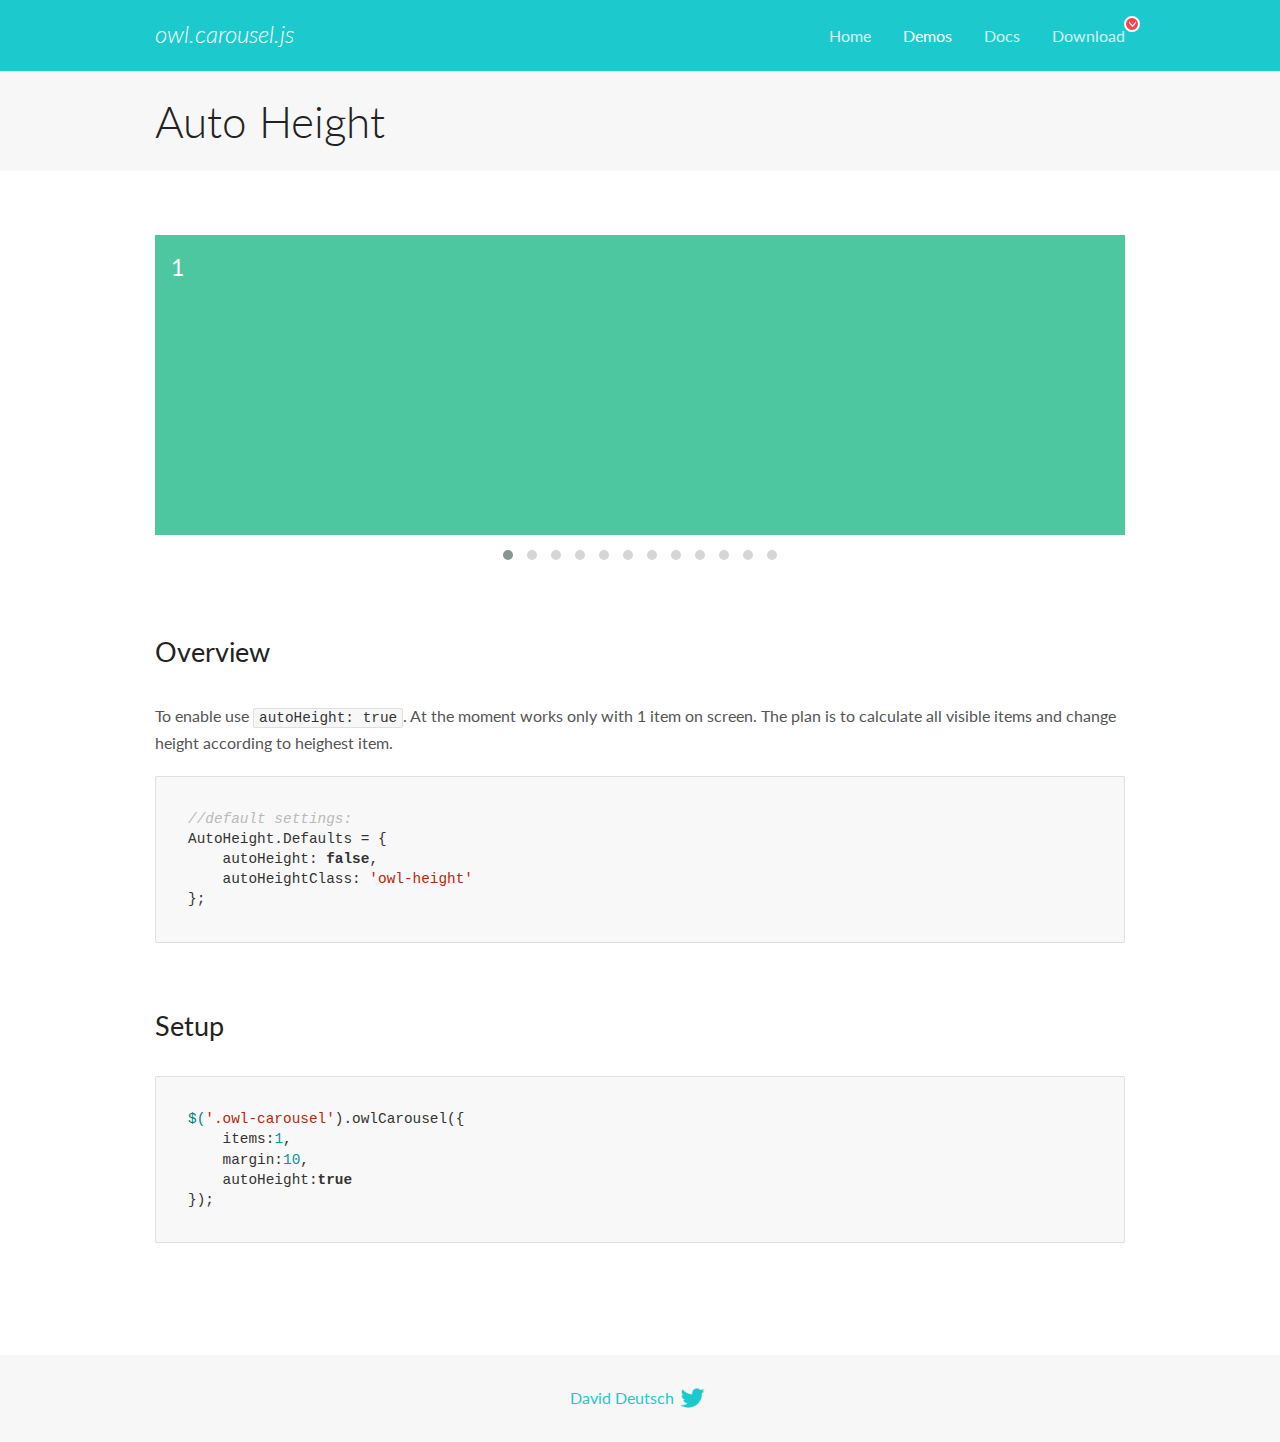
<file: lib/owl.carousel2/docs/demos/autoheight.html>
<!DOCTYPE html>
<html lang="en">
  <head>

    <!-- head -->
    <meta charset="utf-8">
    <meta name="msapplication-tap-highlight" content="no" />
    <meta name="viewport" content="width=device-width, initial-scale=1.0" />
    <meta name="description" content="autoHeight usage demo">
    <meta name="author" content="David Deutsch">
    <title>
      Auto Height Demo | Owl Carousel | 2.3.4
    </title>

    <!-- Stylesheets -->
    <link href='https://fonts.googleapis.com/css?family=Lato:300,400,700,400italic,300italic' rel='stylesheet' type='text/css'>
    <link rel="stylesheet" href="../assets/css/docs.theme.min.css">

    <!-- Owl Stylesheets -->
    <link rel="stylesheet" href="../assets/owlcarousel/assets/owl.carousel.min.css">
    <link rel="stylesheet" href="../assets/owlcarousel/assets/owl.theme.default.min.css">

    <!-- HTML5 shim and Respond.js IE8 support of HTML5 elements and media queries -->

    <!--[if lt IE 9]>
      <script src="https://oss.maxcdn.com/libs/html5shiv/3.7.0/html5shiv.js"></script>
      <script src="https://oss.maxcdn.com/libs/respond.js/1.3.0/respond.min.js"></script>
    <![endif]-->

    <!-- Favicons -->
    <link rel="apple-touch-icon-precomposed" sizes="144x144" href="../assets/ico/apple-touch-icon-144-precomposed.png">
    <link rel="shortcut icon" href="../assets/ico/favicon.png">
    <link rel="shortcut icon" href="favicon.ico">

    <!-- Yeah i know js should not be in header. Its required for demos.-->

    <!-- javascript -->
    <script src="../assets/vendors/jquery.min.js"></script>
    <script src="../assets/owlcarousel/owl.carousel.js"></script>
  </head>
  <body>

    <!-- header -->
    <header class="header">
      <div class="row">
        <div class="large-12 columns">
          <div class="brand left">
            <h3>
              <a href="/OwlCarousel2/">owl.carousel.js</a> 
            </h3>
          </div>
          <a id="toggle-nav" class="right">
            <span></span> <span></span> <span></span> 
          </a> 
          <div class="nav-bar">
            <ul class="clearfix">
              <li> <a href="/OwlCarousel2/index.html">Home</a>  </li>
              <li class="active">
                <a href="/OwlCarousel2/demos/demos.html">Demos</a> 
              </li>
              <li> <a href="/OwlCarousel2/docs/started-welcome.html">Docs</a>  </li>
              <li>
                <a href="https://github.com/OwlCarousel2/OwlCarousel2/archive/2.3.4.zip">Download</a> 
                <span class="download"></span> 
              </li>
            </ul>
          </div>
        </div>
      </div>
    </header>

    <!-- title -->
    <section class="title">
      <div class="row">
        <div class="large-12 columns">
          <h1>Auto Height</h1>
        </div>
      </div>
    </section>

    <!--  Demos -->
    <section id="demos">
      <div class="row">
        <div class="large-12 columns">
          <div class="owl-carousel owl-theme">
            <div class="item" style="height:300px">
              <h4>1</h4>
            </div>
            <div class="item" style="height:100px">
              <h4>2</h4>
            </div>
            <div class="item" style="height:500px">
              <h4>3</h4>
            </div>
            <div class="item" style="height:250px">
              <h4>4</h4>
            </div>
            <div class="item" style="height:400px">
              <h4>5</h4>
            </div>
            <div class="item" style="height:500px">
              <h4>6</h4>
            </div>
            <div class="item" style="height:600px">
              <h4>7</h4>
            </div>
            <div class="item" style="height:400px">
              <h4>8</h4>
            </div>
            <div class="item" style="height:300px">
              <h4>9</h4>
            </div>
            <div class="item" style="height:350px">
              <h4>10</h4>
            </div>
            <div class="item" style="height:200px">
              <h4>11</h4>
            </div>
            <div class="item" style="height:150px">
              <h4>12</h4>
            </div>
          </div>
          <h3 id="overview">Overview</h3>
          <p>To enable use <code>autoHeight: true</code>. At the moment works only with 1 item on screen. The plan is to calculate all visible items and change height according to heighest item.</p>
          <pre><code>//default settings:
AutoHeight.Defaults = {
    autoHeight: false,
    autoHeightClass: &#39;owl-height&#39;
};</code></pre>
          <h3 id="setup">Setup</h3>
          <pre><code>$(&#39;.owl-carousel&#39;).owlCarousel({
    items:1,
    margin:10,
    autoHeight:true
});</code></pre>
          <script>
            $(document).ready(function() {
              $('.owl-carousel').owlCarousel({
                items: 1,
                margin: 10,
                autoHeight: true
              });
            })
          </script>
        </div>
      </div>
    </section>

    <!-- footer -->
    <footer class="footer">
      <div class="row">
        <div class="large-12 columns">
          <h5>
            <a href="/OwlCarousel2/docs/support-contact.html">David Deutsch</a> 
            <a id="custom-tweet-button" href="https://twitter.com/share?url=https://github.com/OwlCarousel2/OwlCarousel2&text=Owl Carousel - This is so awesome! " target="_blank"></a> 
          </h5>
        </div>
      </div>
    </footer>

    <!-- vendors -->
    <script src="../assets/vendors/highlight.js"></script>
    <script src="../assets/js/app.js"></script>
  </body>
</html>
</file>
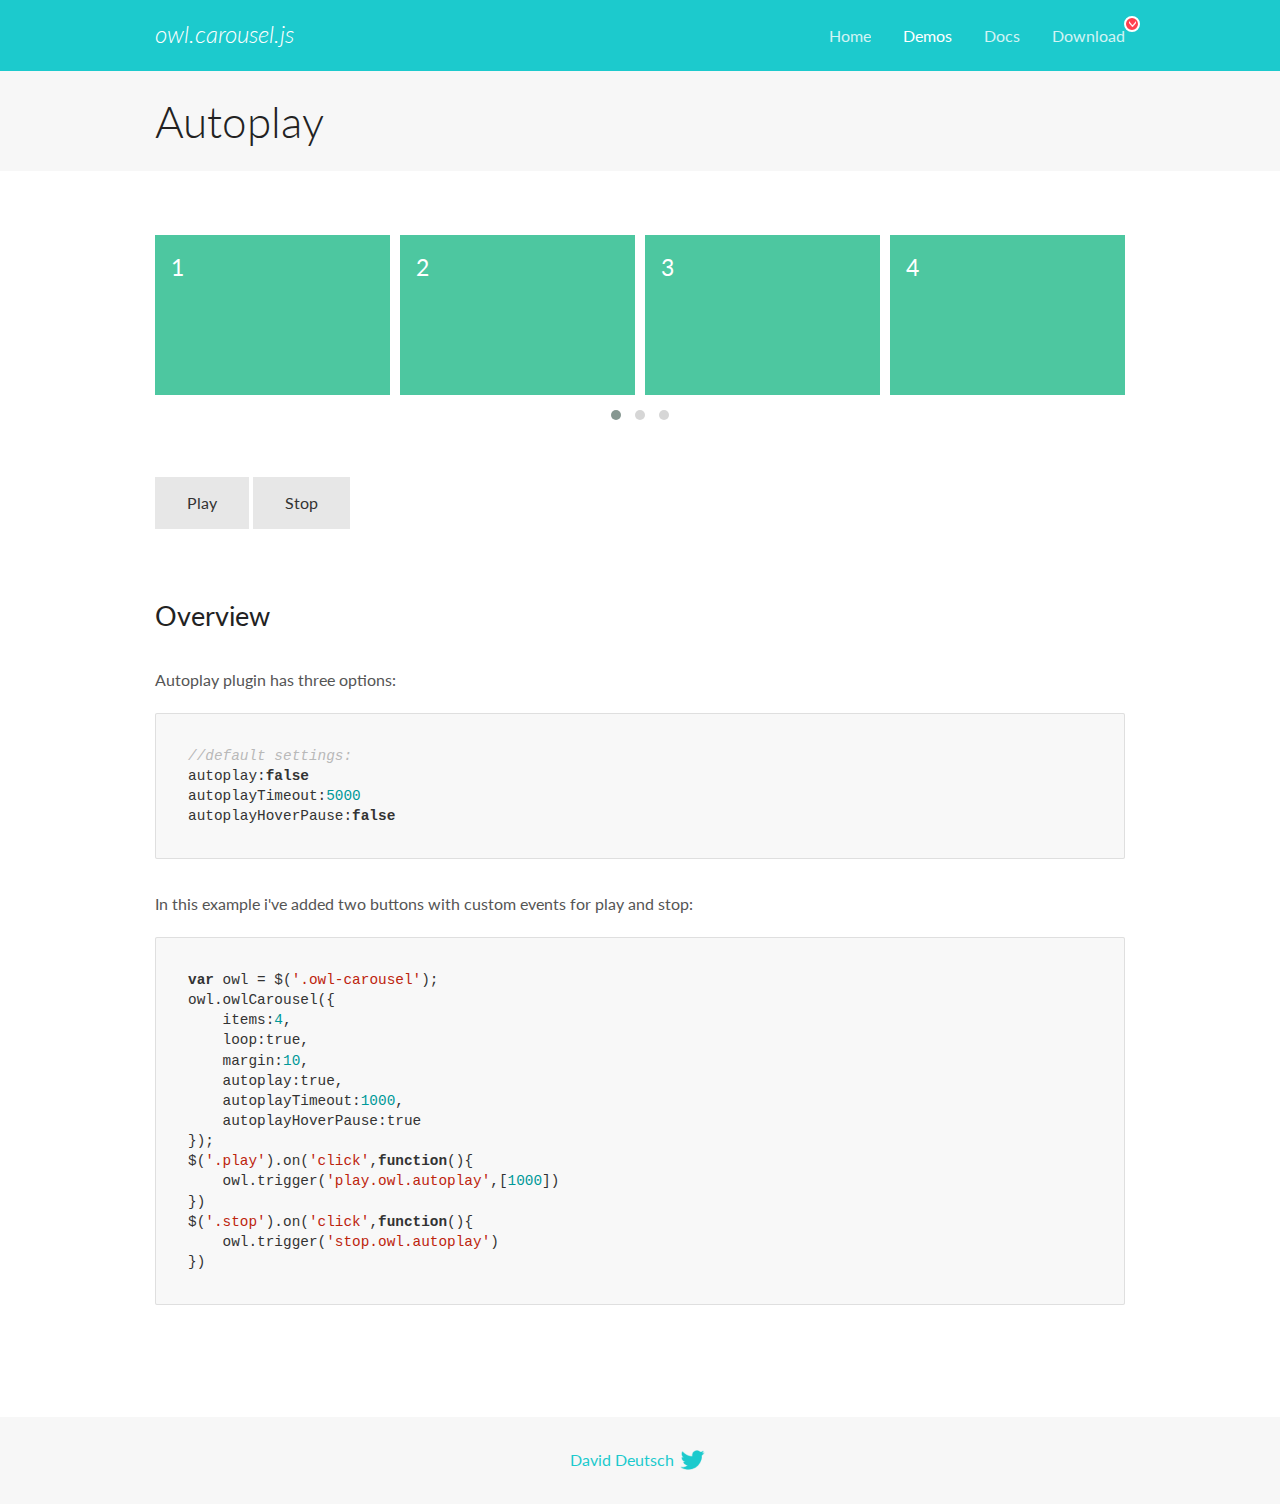
<file: lib/owl.carousel2/docs/demos/autoplay.html>
<!DOCTYPE html>
<html lang="en">
  <head>

    <!-- head -->
    <meta charset="utf-8">
    <meta name="msapplication-tap-highlight" content="no" />
    <meta name="viewport" content="width=device-width, initial-scale=1.0" />
    <meta name="description" content="Autoplay usage demo">
    <meta name="author" content="David Deutsch">
    <title>
      Autoplay Demo | Owl Carousel | 2.3.4
    </title>

    <!-- Stylesheets -->
    <link href='https://fonts.googleapis.com/css?family=Lato:300,400,700,400italic,300italic' rel='stylesheet' type='text/css'>
    <link rel="stylesheet" href="../assets/css/docs.theme.min.css">

    <!-- Owl Stylesheets -->
    <link rel="stylesheet" href="../assets/owlcarousel/assets/owl.carousel.min.css">
    <link rel="stylesheet" href="../assets/owlcarousel/assets/owl.theme.default.min.css">

    <!-- HTML5 shim and Respond.js IE8 support of HTML5 elements and media queries -->

    <!--[if lt IE 9]>
      <script src="https://oss.maxcdn.com/libs/html5shiv/3.7.0/html5shiv.js"></script>
      <script src="https://oss.maxcdn.com/libs/respond.js/1.3.0/respond.min.js"></script>
    <![endif]-->

    <!-- Favicons -->
    <link rel="apple-touch-icon-precomposed" sizes="144x144" href="../assets/ico/apple-touch-icon-144-precomposed.png">
    <link rel="shortcut icon" href="../assets/ico/favicon.png">
    <link rel="shortcut icon" href="favicon.ico">

    <!-- Yeah i know js should not be in header. Its required for demos.-->

    <!-- javascript -->
    <script src="../assets/vendors/jquery.min.js"></script>
    <script src="../assets/owlcarousel/owl.carousel.js"></script>
  </head>
  <body>

    <!-- header -->
    <header class="header">
      <div class="row">
        <div class="large-12 columns">
          <div class="brand left">
            <h3>
              <a href="/OwlCarousel2/">owl.carousel.js</a> 
            </h3>
          </div>
          <a id="toggle-nav" class="right">
            <span></span> <span></span> <span></span> 
          </a> 
          <div class="nav-bar">
            <ul class="clearfix">
              <li> <a href="/OwlCarousel2/index.html">Home</a>  </li>
              <li class="active">
                <a href="/OwlCarousel2/demos/demos.html">Demos</a> 
              </li>
              <li> <a href="/OwlCarousel2/docs/started-welcome.html">Docs</a>  </li>
              <li>
                <a href="https://github.com/OwlCarousel2/OwlCarousel2/archive/2.3.4.zip">Download</a> 
                <span class="download"></span> 
              </li>
            </ul>
          </div>
        </div>
      </div>
    </header>

    <!-- title -->
    <section class="title">
      <div class="row">
        <div class="large-12 columns">
          <h1>Autoplay</h1>
        </div>
      </div>
    </section>

    <!--  Demos -->
    <section id="demos">
      <div class="row">
        <div class="large-12 columns">
          <div class="owl-carousel owl-theme">
            <div class="item">
              <h4>1</h4>
            </div>
            <div class="item">
              <h4>2</h4>
            </div>
            <div class="item">
              <h4>3</h4>
            </div>
            <div class="item">
              <h4>4</h4>
            </div>
            <div class="item">
              <h4>5</h4>
            </div>
            <div class="item">
              <h4>6</h4>
            </div>
            <div class="item">
              <h4>7</h4>
            </div>
            <div class="item">
              <h4>8</h4>
            </div>
            <div class="item">
              <h4>9</h4>
            </div>
            <div class="item">
              <h4>10</h4>
            </div>
            <div class="item">
              <h4>11</h4>
            </div>
            <div class="item">
              <h4>12</h4>
            </div>
          </div>
          <a class="button secondary play">Play</a> 
          <a class="button secondary stop">Stop</a> 
          <h3 id="overview">Overview</h3>
          <p>Autoplay plugin has three options:</p>
          <pre><code>//default settings:
autoplay:false
autoplayTimeout:5000
autoplayHoverPause:false</code></pre>
          <p>In this example i&#39;ve added two buttons with custom events for play and stop:</p>
          <pre><code>var owl = $(&#39;.owl-carousel&#39;);
owl.owlCarousel({
    items:4,
    loop:true,
    margin:10,
    autoplay:true,
    autoplayTimeout:1000,
    autoplayHoverPause:true
});
$(&#39;.play&#39;).on(&#39;click&#39;,function(){
    owl.trigger(&#39;play.owl.autoplay&#39;,[1000])
})
$(&#39;.stop&#39;).on(&#39;click&#39;,function(){
    owl.trigger(&#39;stop.owl.autoplay&#39;)
})</code></pre>
          <script>
            $(document).ready(function() {
              var owl = $('.owl-carousel');
              owl.owlCarousel({
                items: 4,
                loop: true,
                margin: 10,
                autoplay: true,
                autoplayTimeout: 1000,
                autoplayHoverPause: true
              });
              $('.play').on('click', function() {
                owl.trigger('play.owl.autoplay', [1000])
              })
              $('.stop').on('click', function() {
                owl.trigger('stop.owl.autoplay')
              })
            })
          </script>
        </div>
      </div>
    </section>

    <!-- footer -->
    <footer class="footer">
      <div class="row">
        <div class="large-12 columns">
          <h5>
            <a href="/OwlCarousel2/docs/support-contact.html">David Deutsch</a> 
            <a id="custom-tweet-button" href="https://twitter.com/share?url=https://github.com/OwlCarousel2/OwlCarousel2&text=Owl Carousel - This is so awesome! " target="_blank"></a> 
          </h5>
        </div>
      </div>
    </footer>

    <!-- vendors -->
    <script src="../assets/vendors/highlight.js"></script>
    <script src="../assets/js/app.js"></script>
  </body>
</html>
</file>
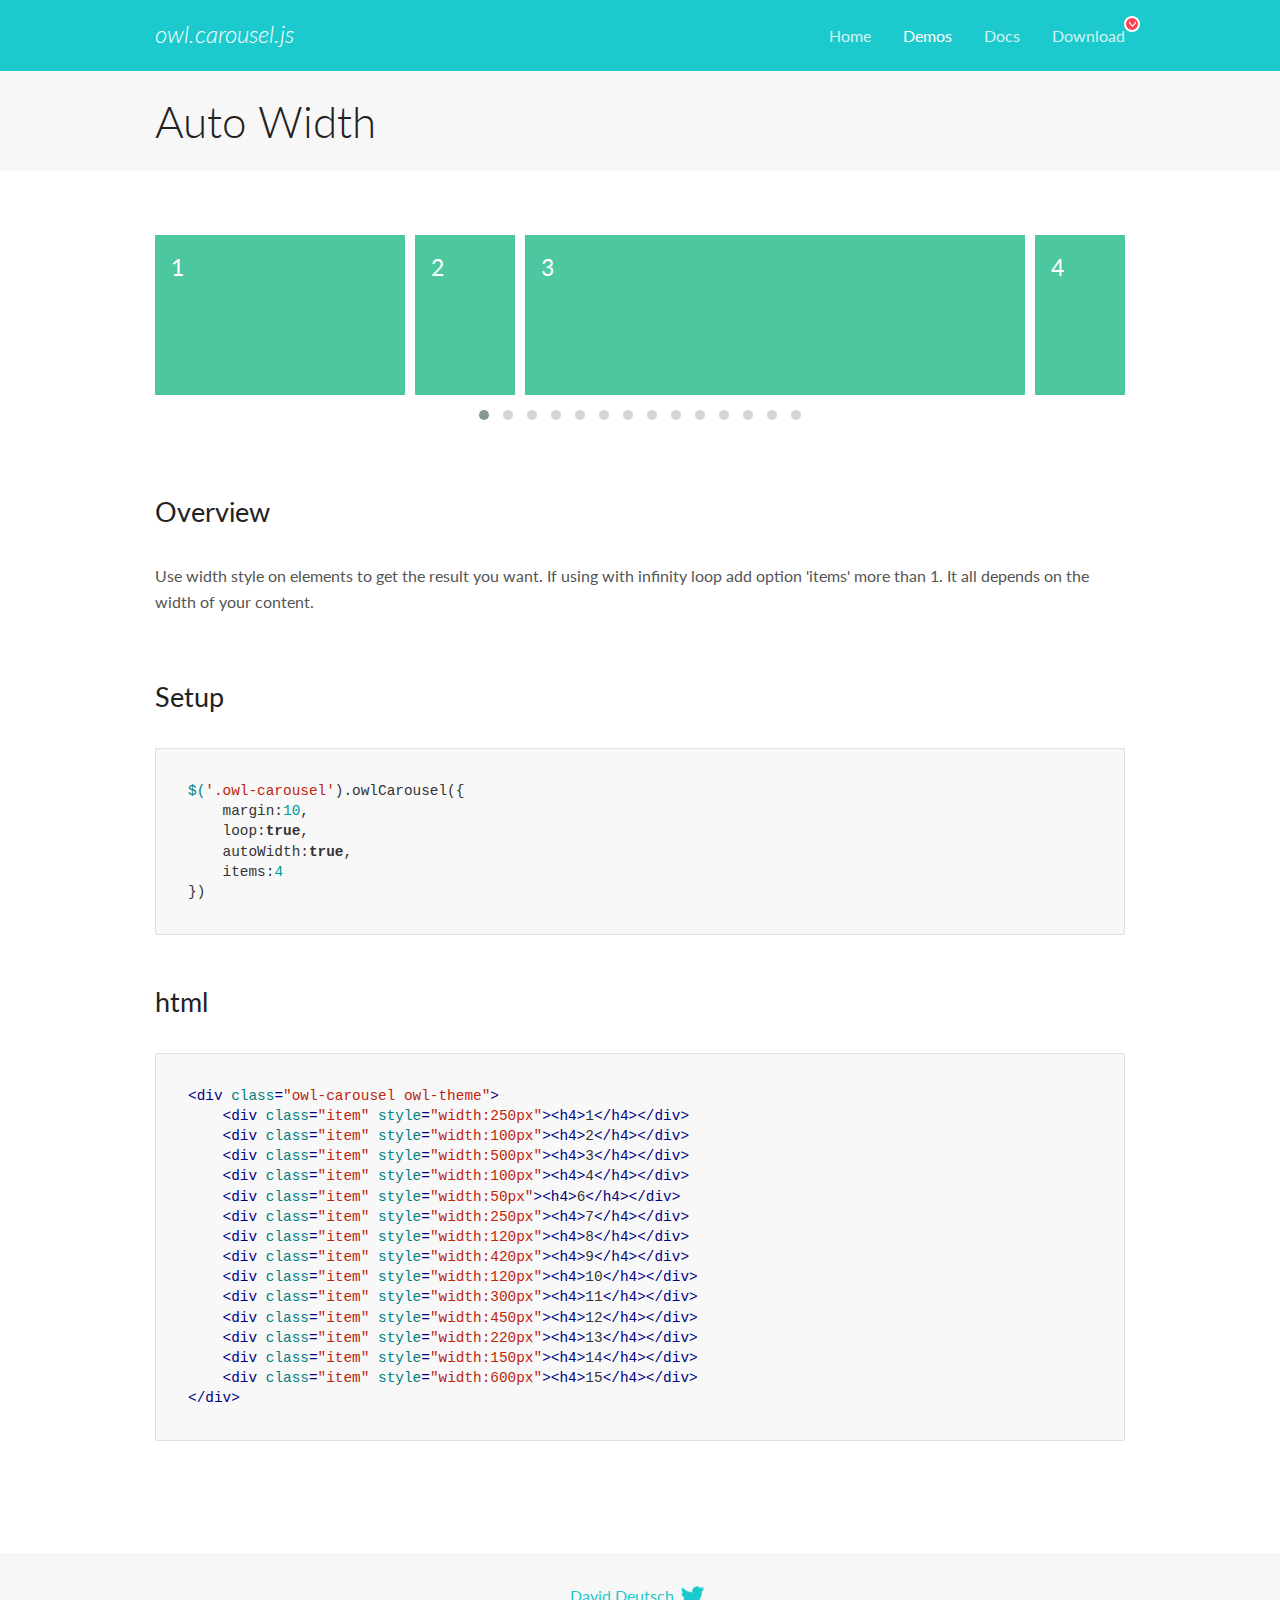
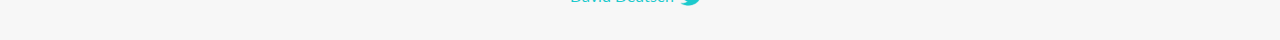
<file: lib/owl.carousel2/docs/demos/autowidth.html>
<!DOCTYPE html>
<html lang="en">
  <head>

    <!-- head -->
    <meta charset="utf-8">
    <meta name="msapplication-tap-highlight" content="no" />
    <meta name="viewport" content="width=device-width, initial-scale=1.0" />
    <meta name="description" content="Auto Width">
    <meta name="author" content="David Deutsch">
    <title>
      Auto Width Demo | Owl Carousel | 2.3.4
    </title>

    <!-- Stylesheets -->
    <link href='https://fonts.googleapis.com/css?family=Lato:300,400,700,400italic,300italic' rel='stylesheet' type='text/css'>
    <link rel="stylesheet" href="../assets/css/docs.theme.min.css">

    <!-- Owl Stylesheets -->
    <link rel="stylesheet" href="../assets/owlcarousel/assets/owl.carousel.min.css">
    <link rel="stylesheet" href="../assets/owlcarousel/assets/owl.theme.default.min.css">

    <!-- HTML5 shim and Respond.js IE8 support of HTML5 elements and media queries -->

    <!--[if lt IE 9]>
      <script src="https://oss.maxcdn.com/libs/html5shiv/3.7.0/html5shiv.js"></script>
      <script src="https://oss.maxcdn.com/libs/respond.js/1.3.0/respond.min.js"></script>
    <![endif]-->

    <!-- Favicons -->
    <link rel="apple-touch-icon-precomposed" sizes="144x144" href="../assets/ico/apple-touch-icon-144-precomposed.png">
    <link rel="shortcut icon" href="../assets/ico/favicon.png">
    <link rel="shortcut icon" href="favicon.ico">

    <!-- Yeah i know js should not be in header. Its required for demos.-->

    <!-- javascript -->
    <script src="../assets/vendors/jquery.min.js"></script>
    <script src="../assets/owlcarousel/owl.carousel.js"></script>
  </head>
  <body>

    <!-- header -->
    <header class="header">
      <div class="row">
        <div class="large-12 columns">
          <div class="brand left">
            <h3>
              <a href="/OwlCarousel2/">owl.carousel.js</a> 
            </h3>
          </div>
          <a id="toggle-nav" class="right">
            <span></span> <span></span> <span></span> 
          </a> 
          <div class="nav-bar">
            <ul class="clearfix">
              <li> <a href="/OwlCarousel2/index.html">Home</a>  </li>
              <li class="active">
                <a href="/OwlCarousel2/demos/demos.html">Demos</a> 
              </li>
              <li> <a href="/OwlCarousel2/docs/started-welcome.html">Docs</a>  </li>
              <li>
                <a href="https://github.com/OwlCarousel2/OwlCarousel2/archive/2.3.4.zip">Download</a> 
                <span class="download"></span> 
              </li>
            </ul>
          </div>
        </div>
      </div>
    </header>

    <!-- title -->
    <section class="title">
      <div class="row">
        <div class="large-12 columns">
          <h1>Auto Width</h1>
        </div>
      </div>
    </section>

    <!--  Demos -->
    <section id="demos">
      <div class="row">
        <div class="large-12 columns">
          <div class="owl-carousel owl-theme">
            <div class="item" style="width:250px">
              <h4>1</h4>
            </div>
            <div class="item" style="width:100px">
              <h4>2</h4>
            </div>
            <div class="item" style="width:500px">
              <h4>3</h4>
            </div>
            <div class="item" style="width:100px">
              <h4>4</h4>
            </div>
            <div class="item" style="width:50px">
              <h4>6</h4>
            </div>
            <div class="item" style="width:250px">
              <h4>7</h4>
            </div>
            <div class="item" style="width:120px">
              <h4>8</h4>
            </div>
            <div class="item" style="width:420px">
              <h4>9</h4>
            </div>
            <div class="item" style="width:120px">
              <h4>10</h4>
            </div>
            <div class="item" style="width:300px">
              <h4>11</h4>
            </div>
            <div class="item" style="width:450px">
              <h4>12</h4>
            </div>
            <div class="item" style="width:220px">
              <h4>13</h4>
            </div>
            <div class="item" style="width:150px">
              <h4>14</h4>
            </div>
            <div class="item" style="width:600px">
              <h4>15</h4>
            </div>
          </div>
          <h3 id="overview">Overview</h3>
          <p>Use width style on elements to get the result you want. If using with infinity loop add option &#39;items&#39; more than 1. It all depends on the width of your content.</p>
          <h3 id="setup">Setup</h3>
          <pre><code>$(&#39;.owl-carousel&#39;).owlCarousel({
    margin:10,
    loop:true,
    autoWidth:true,
    items:4
})</code></pre>
          <h3 id="html">html</h3>
          <pre><code>&lt;div class=&quot;owl-carousel owl-theme&quot;&gt;
    &lt;div class=&quot;item&quot; style=&quot;width:250px&quot;&gt;&lt;h4&gt;1&lt;/h4&gt;&lt;/div&gt;
    &lt;div class=&quot;item&quot; style=&quot;width:100px&quot;&gt;&lt;h4&gt;2&lt;/h4&gt;&lt;/div&gt;
    &lt;div class=&quot;item&quot; style=&quot;width:500px&quot;&gt;&lt;h4&gt;3&lt;/h4&gt;&lt;/div&gt;
    &lt;div class=&quot;item&quot; style=&quot;width:100px&quot;&gt;&lt;h4&gt;4&lt;/h4&gt;&lt;/div&gt;
    &lt;div class=&quot;item&quot; style=&quot;width:50px&quot;&gt;&lt;h4&gt;6&lt;/h4&gt;&lt;/div&gt;
    &lt;div class=&quot;item&quot; style=&quot;width:250px&quot;&gt;&lt;h4&gt;7&lt;/h4&gt;&lt;/div&gt;
    &lt;div class=&quot;item&quot; style=&quot;width:120px&quot;&gt;&lt;h4&gt;8&lt;/h4&gt;&lt;/div&gt;
    &lt;div class=&quot;item&quot; style=&quot;width:420px&quot;&gt;&lt;h4&gt;9&lt;/h4&gt;&lt;/div&gt;
    &lt;div class=&quot;item&quot; style=&quot;width:120px&quot;&gt;&lt;h4&gt;10&lt;/h4&gt;&lt;/div&gt;
    &lt;div class=&quot;item&quot; style=&quot;width:300px&quot;&gt;&lt;h4&gt;11&lt;/h4&gt;&lt;/div&gt;
    &lt;div class=&quot;item&quot; style=&quot;width:450px&quot;&gt;&lt;h4&gt;12&lt;/h4&gt;&lt;/div&gt;
    &lt;div class=&quot;item&quot; style=&quot;width:220px&quot;&gt;&lt;h4&gt;13&lt;/h4&gt;&lt;/div&gt;
    &lt;div class=&quot;item&quot; style=&quot;width:150px&quot;&gt;&lt;h4&gt;14&lt;/h4&gt;&lt;/div&gt;
    &lt;div class=&quot;item&quot; style=&quot;width:600px&quot;&gt;&lt;h4&gt;15&lt;/h4&gt;&lt;/div&gt;
&lt;/div&gt;</code></pre>
          <script>
            $(document).ready(function() {
              $('.owl-carousel').owlCarousel({
                margin: 10,
                loop: true,
                autoWidth: true,
                items: 4
              })
            })
          </script>
        </div>
      </div>
    </section>

    <!-- footer -->
    <footer class="footer">
      <div class="row">
        <div class="large-12 columns">
          <h5>
            <a href="/OwlCarousel2/docs/support-contact.html">David Deutsch</a> 
            <a id="custom-tweet-button" href="https://twitter.com/share?url=https://github.com/OwlCarousel2/OwlCarousel2&text=Owl Carousel - This is so awesome! " target="_blank"></a> 
          </h5>
        </div>
      </div>
    </footer>

    <!-- vendors -->
    <script src="../assets/vendors/highlight.js"></script>
    <script src="../assets/js/app.js"></script>
  </body>
</html>
</file>
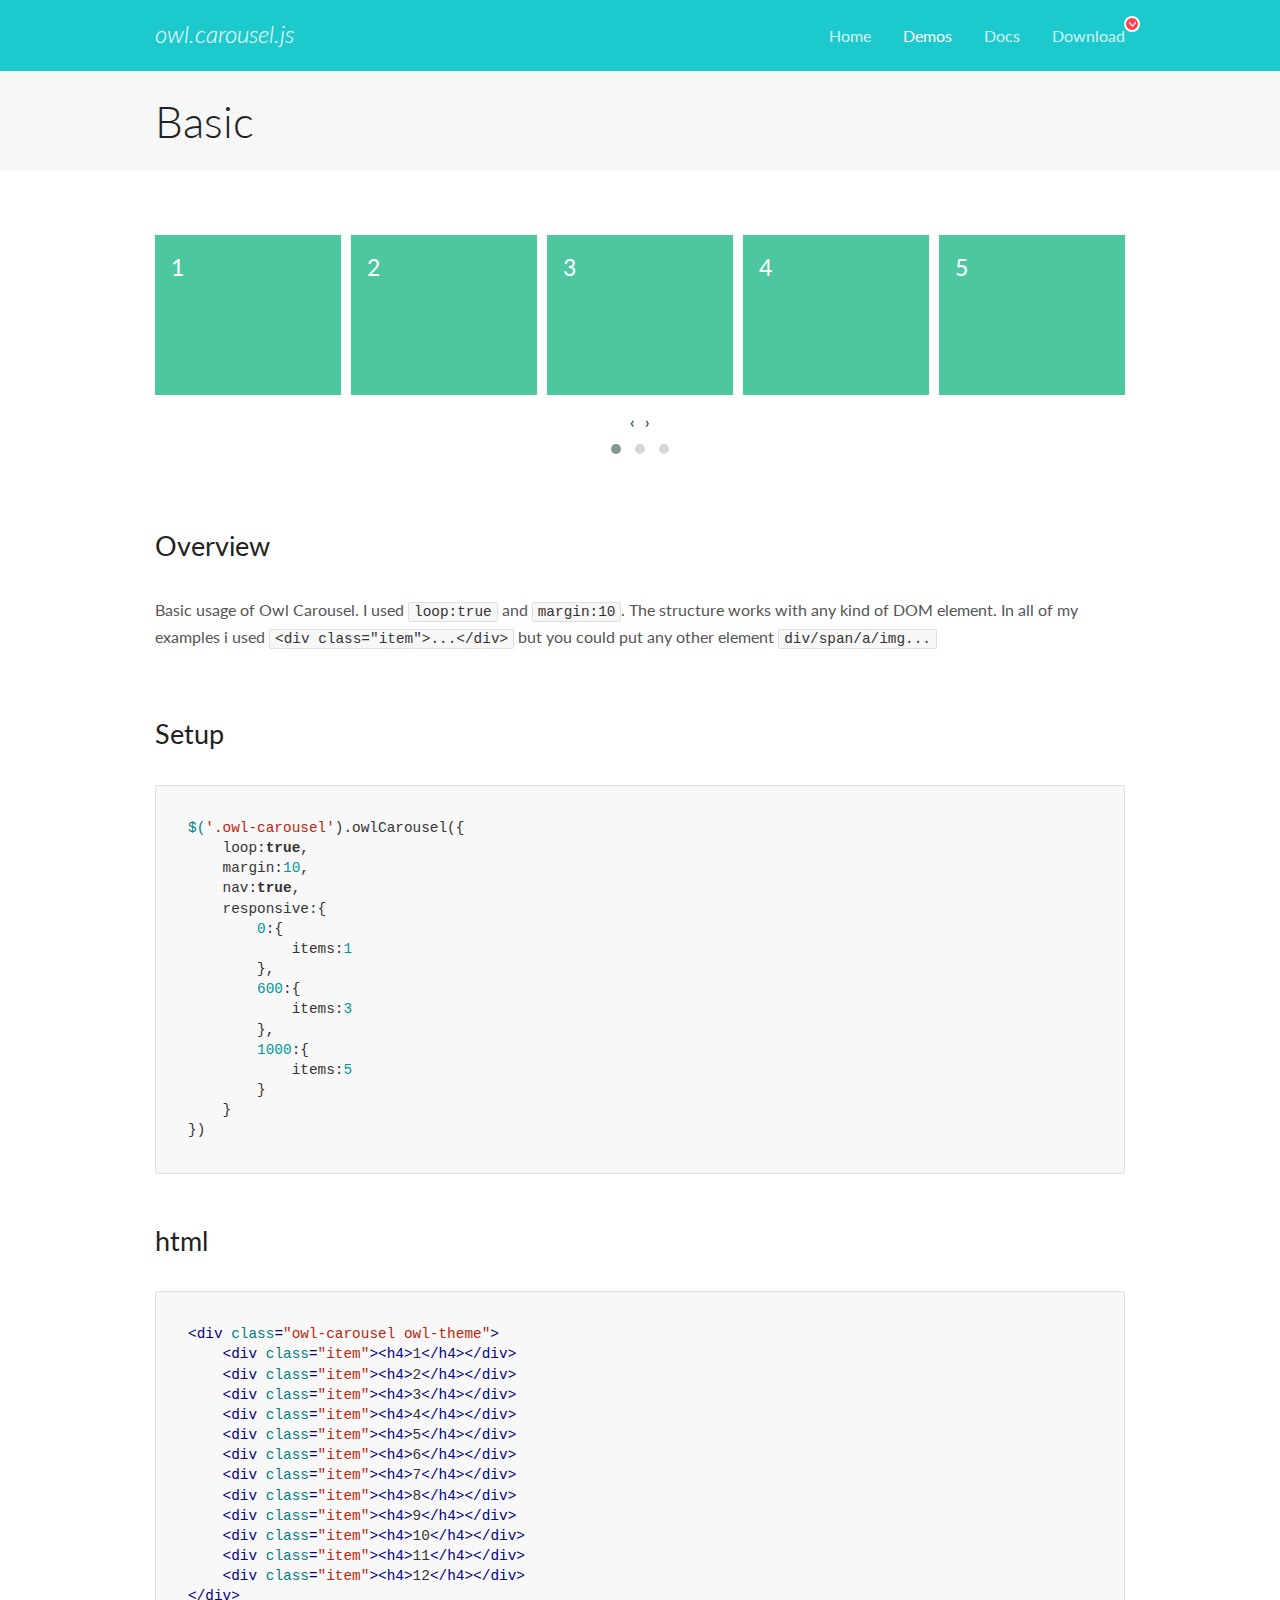
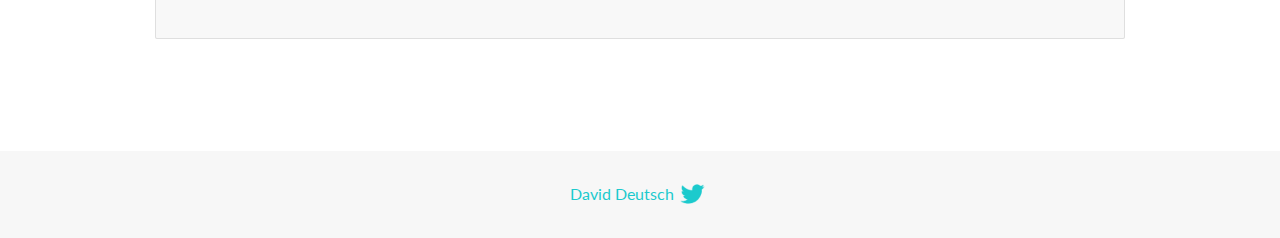
<file: lib/owl.carousel2/docs/demos/basic.html>
<!DOCTYPE html>
<html lang="en">
  <head>

    <!-- head -->
    <meta charset="utf-8">
    <meta name="msapplication-tap-highlight" content="no" />
    <meta name="viewport" content="width=device-width, initial-scale=1.0" />
    <meta name="description" content="Basic usage demo">
    <meta name="author" content="David Deutsch">
    <title>
      Basic Demo | Owl Carousel | 2.3.4
    </title>

    <!-- Stylesheets -->
    <link href='https://fonts.googleapis.com/css?family=Lato:300,400,700,400italic,300italic' rel='stylesheet' type='text/css'>
    <link rel="stylesheet" href="../assets/css/docs.theme.min.css">

    <!-- Owl Stylesheets -->
    <link rel="stylesheet" href="../assets/owlcarousel/assets/owl.carousel.min.css">
    <link rel="stylesheet" href="../assets/owlcarousel/assets/owl.theme.default.min.css">

    <!-- HTML5 shim and Respond.js IE8 support of HTML5 elements and media queries -->

    <!--[if lt IE 9]>
      <script src="https://oss.maxcdn.com/libs/html5shiv/3.7.0/html5shiv.js"></script>
      <script src="https://oss.maxcdn.com/libs/respond.js/1.3.0/respond.min.js"></script>
    <![endif]-->

    <!-- Favicons -->
    <link rel="apple-touch-icon-precomposed" sizes="144x144" href="../assets/ico/apple-touch-icon-144-precomposed.png">
    <link rel="shortcut icon" href="../assets/ico/favicon.png">
    <link rel="shortcut icon" href="favicon.ico">

    <!-- Yeah i know js should not be in header. Its required for demos.-->

    <!-- javascript -->
    <script src="../assets/vendors/jquery.min.js"></script>
    <script src="../assets/owlcarousel/owl.carousel.js"></script>
  </head>
  <body>

    <!-- header -->
    <header class="header">
      <div class="row">
        <div class="large-12 columns">
          <div class="brand left">
            <h3>
              <a href="/OwlCarousel2/">owl.carousel.js</a> 
            </h3>
          </div>
          <a id="toggle-nav" class="right">
            <span></span> <span></span> <span></span> 
          </a> 
          <div class="nav-bar">
            <ul class="clearfix">
              <li> <a href="/OwlCarousel2/index.html">Home</a>  </li>
              <li class="active">
                <a href="/OwlCarousel2/demos/demos.html">Demos</a> 
              </li>
              <li> <a href="/OwlCarousel2/docs/started-welcome.html">Docs</a>  </li>
              <li>
                <a href="https://github.com/OwlCarousel2/OwlCarousel2/archive/2.3.4.zip">Download</a> 
                <span class="download"></span> 
              </li>
            </ul>
          </div>
        </div>
      </div>
    </header>

    <!-- title -->
    <section class="title">
      <div class="row">
        <div class="large-12 columns">
          <h1>Basic</h1>
        </div>
      </div>
    </section>

    <!--  Demos -->
    <section id="demos">
      <div class="row">
        <div class="large-12 columns">
          <div class="owl-carousel owl-theme">
            <div class="item">
              <h4>1</h4>
            </div>
            <div class="item">
              <h4>2</h4>
            </div>
            <div class="item">
              <h4>3</h4>
            </div>
            <div class="item">
              <h4>4</h4>
            </div>
            <div class="item">
              <h4>5</h4>
            </div>
            <div class="item">
              <h4>6</h4>
            </div>
            <div class="item">
              <h4>7</h4>
            </div>
            <div class="item">
              <h4>8</h4>
            </div>
            <div class="item">
              <h4>9</h4>
            </div>
            <div class="item">
              <h4>10</h4>
            </div>
            <div class="item">
              <h4>11</h4>
            </div>
            <div class="item">
              <h4>12</h4>
            </div>
          </div>
          <h3 id="overview">Overview</h3>
          <p>Basic usage of Owl Carousel. I used <code>loop:true</code> and <code>margin:10</code>. The structure works with any kind of DOM element. In all of my examples i used <code>&lt;div class=&quot;item&quot;&gt;...&lt;/div&gt;</code> but you could
            put any other element <code>div/span/a/img...</code></p>
          <h3 id="setup">Setup</h3>
          <pre><code>$(&#39;.owl-carousel&#39;).owlCarousel({
    loop:true,
    margin:10,
    nav:true,
    responsive:{
        0:{
            items:1
        },
        600:{
            items:3
        },
        1000:{
            items:5
        }
    }
})</code></pre>
          <h3 id="html">html</h3>
          <pre><code>&lt;div class=&quot;owl-carousel owl-theme&quot;&gt;
    &lt;div class=&quot;item&quot;&gt;&lt;h4&gt;1&lt;/h4&gt;&lt;/div&gt;
    &lt;div class=&quot;item&quot;&gt;&lt;h4&gt;2&lt;/h4&gt;&lt;/div&gt;
    &lt;div class=&quot;item&quot;&gt;&lt;h4&gt;3&lt;/h4&gt;&lt;/div&gt;
    &lt;div class=&quot;item&quot;&gt;&lt;h4&gt;4&lt;/h4&gt;&lt;/div&gt;
    &lt;div class=&quot;item&quot;&gt;&lt;h4&gt;5&lt;/h4&gt;&lt;/div&gt;
    &lt;div class=&quot;item&quot;&gt;&lt;h4&gt;6&lt;/h4&gt;&lt;/div&gt;
    &lt;div class=&quot;item&quot;&gt;&lt;h4&gt;7&lt;/h4&gt;&lt;/div&gt;
    &lt;div class=&quot;item&quot;&gt;&lt;h4&gt;8&lt;/h4&gt;&lt;/div&gt;
    &lt;div class=&quot;item&quot;&gt;&lt;h4&gt;9&lt;/h4&gt;&lt;/div&gt;
    &lt;div class=&quot;item&quot;&gt;&lt;h4&gt;10&lt;/h4&gt;&lt;/div&gt;
    &lt;div class=&quot;item&quot;&gt;&lt;h4&gt;11&lt;/h4&gt;&lt;/div&gt;
    &lt;div class=&quot;item&quot;&gt;&lt;h4&gt;12&lt;/h4&gt;&lt;/div&gt;
&lt;/div&gt;</code></pre>
          <script>
            $(document).ready(function() {
              var owl = $('.owl-carousel');
              owl.owlCarousel({
                margin: 10,
                nav: true,
                loop: true,
                responsive: {
                  0: {
                    items: 1
                  },
                  600: {
                    items: 3
                  },
                  1000: {
                    items: 5
                  }
                }
              })
            })
          </script>
        </div>
      </div>
    </section>

    <!-- footer -->
    <footer class="footer">
      <div class="row">
        <div class="large-12 columns">
          <h5>
            <a href="/OwlCarousel2/docs/support-contact.html">David Deutsch</a> 
            <a id="custom-tweet-button" href="https://twitter.com/share?url=https://github.com/OwlCarousel2/OwlCarousel2&text=Owl Carousel - This is so awesome! " target="_blank"></a> 
          </h5>
        </div>
      </div>
    </footer>

    <!-- vendors -->
    <script src="../assets/vendors/highlight.js"></script>
    <script src="../assets/js/app.js"></script>
  </body>
</html>
</file>
<file: css/home.css>
html, body, span, p, form, a, ul, ol, li, table, tr, td, div, .row{
	margin: 0;
	padding: 0; 
	border:none; 
	outline:none;
	list-style-type:none;
}
@font-face{
	font-family: 'VT323';
	src: url("../fonts/VT323-Regular.ttf");
	font-size: 1em;
}
@font-face{
	font-family: 'Homenaje-Regular';
	src: url("../fonts/Homenaje-Regular.ttf");
	font-size: 1em;
}
header {
	width: 100%;
	height: 90px;
	background-color: #212121;
	border-bottom: #fbb03b 1px solid;
	position: relative;
}
header .header-black {
	background-color: #212121;
	height: 8px;
	text-align: center;
	color: #780000;
}
header .container {
	position: relative;

}
header #logotipo {
	position: absolute;
	top: -12px;
	z-index: 3;
}
#menu {
	margin: 12px 0;
	margin-top: 30px;
	margin: 30px;
	margin-right: -60px;
	z-index: 15;
}
#menu li {
	display: inline-block;
	font-family: "Homenaje-Regular";
	float: right;
}
#menu li.search {
	width: 182px;
	float: right;
	transition-duration: 1s;
	transition-timing-function: cubic-bezier(1,-.91,.91,1);
}
#menu li.search.ativo{
	width: 300px;
}
#menu li.search.ativo input{
	width: 300px;
}
#menu li.search input {
	background-color: #272727;
	color: #fff;
	height: 30px;
	padding-left: 8px;
}
#menu li.search ::-webkit-input-placeholder {
	color: #fff;	
}
#menu li.search button {
	background: none;
	border: none;
	position: absolute;
	right: 3px;
	top: 7px;
}
#menu li.search button i {
	font-size: 14px;
	color: rgba(255, 255, 255, .5);
}
#menu li a {
	color: #FFF;
	font-size: 18px;
	padding: 10px 25px;
	font-weight: bold;
}
#menu li.search .input-group {
	top: -3px;
	display: flex;
}
#label{
	text-align: center;
	margin-top: 10px;
}
#label .col-md-6{
	top: 60px;
}
#label p{
	font-size: 18px;
	color: #000;
}
#label h3{
	font-weight: bold;
	color: #000;
}
#label h2{
	color: #000;
	font-family: 'Homenaje-Regular';
	font-size: 50px;
	text-align: center;
}
.btns{
	text-align: center;
}
.efeito{
	border: none;
	color: #fff;
	padding: 20px;
	margin: 30px;
	width: 10%;
	font-size: 20px;
	line-height: 24px;
	border-radius: 10px;
	position: relative;
	box-sizing: border-box;
	cursor: pointer;
	transition: all 400ms ease;
}
.trocacor{
	background: #000;
}
.trocacor:hover{
	background: #fbb03b;
	color: #000;
}
#noticias h2{
	color: #000;
	font-family: 'Homenaje-Regular';
	font-size: 50px;
	text-align: center;
	margin-top: 140px;
}
#noticias hr,
#label hr{
	border: #000 solid 2px;
	width: 210px;
	margin: 0 auto;
}
#noticias .thumbnails{
	margin-top: 40px;
	text-align: center;
}
#noticias .thumbnails h3{
	color: #000;
	font-size: 25px;
	font-family: 'Homenaje-Regular';
	font-weight: bold;
	text-align: center;
	margin-bottom: 5px;
}
#noticias .thumbnails time{
	color: #000;
	font-size: 15px;
}
#noticias .thumbnails time{
	color: #A7A7A7;
	font-size: 18px;
	font-family: 'Homenaje-Regular';
}
#noticias .thumbnails .item-inner{
	padding: 10px;
}
#noticias .thumbnails .item-inner img{
	width: 100%;
}
#call-to-action .row{
	text-align: center;
	margin-bottom: 50px;
}
#call-to-action h2{
	color: #000;
	font-family: 'Homenaje-Regular';
	font-size: 50px;
	text-align: center;
	margin-top: 100px;
}

#call-to-action hr{
	border: #000 solid 2px;
	width: 300px;
	margin: 0 auto;
}

#call-to-action p{
	margin-top: 30px;
	margin-bottom: 30px;
	text-align: center;
	font-size: 18px;
	color: #000;
}
#carousel{
	margin-top: 30px;
}
/*#carousel .carousel-inner> .item> img { 
	margin: auto; 
}
#carousel .carousel-inner> .item> a { 
	margin: auto; 
}*/
#call-to-action .btn-dark {
	color: #fff;
	background-color: #000;
	border-color: #ccc;
	min-width: 160px;
	height: 40px;
	line-height: 35px;
}
#call-to-action .row-max{
	margin: 0 auto;
	max-width: 400px;
}
footer{
	margin-top: 120px;
	border: none;
	width: 100%;
}
footer .row{
	width: 100%;
}
footer .row p{
	line-height: 49px;
	margin-bottom: 0;
}
footer .row-cinza{
	height: 200px;
	background-color: #212121;
}
footer .row-preto{
	height: 50px;
	background-color: #000;
	border-top: #fbb03b 1px solid;
}
footer .text-left{
	color: #fff;
	font-family: 'Homenaje-Regular';
	font-size: 16px;
	margin-left: 90px;
}
footer .text-right{
	color: #fbb03b;
	font-family: 'Homenaje-Regular';
	font-size: 14px;
	margin-right: 90px;
}
footer .logotipo{
	margin-top: 20px;
	margin-left: 70px;
}
footer .col-mapa,
footer .col-redes-sociais,
footer .col-contato{
	margin-top: 12px;
}
footer .row-colunas h4{
	color: #fff;
	font-family: 'Homenaje-Regular';
	font-size: 18px;
	padding-bottom: 4px;
}
footer .row-colunas h5{
	color: #808080;
	font-size: 14px;
}
footer .col-redes-sociais a{
	color: #808080;
	font-size: 28px;
}
footer .col-contato li{
	color: #808080;
}
#btn-bars,
#btn-search,
#btn-noticias-prev,
#btn-noticias-next,
.btn-footer{
	display: none;
}
</file>
<file: css/mobile-home-480px.css>
/* Smartphone */
@media only screen and (max-width: 480px){
	header{
		height: 100px;
	}
	header #logotipo{
		top: 0px;
		z-index: 9;
		transition: 1s;
		height: 96px;
	}
	header .header-black{
		position: fixed;
		top: 0;
		width: 100%;
		height: 40px;
		z-index: 8;
	}
	header #menu-mobile{
		position: fixed;
		top: 40px;
		background-color: #fff;
		width: 80%;
		height: 100%;
		left: -80%;
		transition: 1s;
		z-index: 5;
	}
	header.menu-aberto #menu-mobile{
		left: 0;
	}
	header.menu-aberto #menu-mobile ul{
		margin: 20px;
		margin-top: 100px;
	}
	header.menu-aberto #menu-mobile-mask{
		position: fixed;
		width: 100%;
		height: 100%;
		top: 0;
		left: 0;
		background-color: rgba(0,0,0,.5);
		z-index: 4;
	}
	header.menu-aberto #logotipo{
		position: fixed;
		top: 50px;
		height: 76px;
		left: calc(40% - 33px);
	}
	header.menu-aberto #menu-mobile li{
		text-align: center;
		border-top: #fbb03b 1px solid;
	}
	header.menu-aberto #menu-mobile li a{
		color: #000;
		font-family: 'Homenaje-Regular';
		font-weight: bold;
		font-size: 20px;
		padding: 18px;
		display: block;
	}
	header.menu-aberto #menu-mobile li:last-child{
		border-bottom: #fbb03b 1px solid;
	}
	header.menu-aberto .bar-close{
		position: absolute;
		bottom: 40px;
		background-color: #fbb03b;
		height: 40px;
		width: 100%;
	}
	header.menu-aberto .bar-close .btn-close{
		background: none;
		border: none;
		color: #000;
		font-size: 22px;
		transition: 1s;
	}
	header.open-search #input-search-mobile{
		top: 8px;
		height: 25px;
		font-size: 22px;
	}
	header.open-search #logotipo{
		z-index: 9;
		margin-left: 30%;
		height: 96px;
	}
	header #input-search-mobile{
		position: fixed;
		transition: 1s;
		top: -40px;
		width: 55%;
		left: 10%;
		background-color: #212121;
		border:none;
		height: 40px;
		color: #fbb03b;
		outline: 0;
	}
	.header-black img, p, #menu{
		display: none;
	}
	#logotipo{
		left: 37%;
	}
	#carousel .carousel-indicators{
		z-index: 2;
	}
	#btn-bars, #btn-search{
		color: #fff;
		font-size: 22px;
		position: absolute;
		top: 5px;
		background: none;
		border: none;
		display: block;
	} 
	#btn-bars{
		left:4px;
	}
	#btn-search{
		right:1px;
	}
	#carousel{
		height: 180px;
	}
	#carousel img{
		height: 180px;
	}
	#carousel h3{
		font-size: 13px;
		padding: 100px;
	}
	#carousel p{
		display: none;
	}
	.carousel-indicators{
		bottom: 0px;
		z-index: 5;
	}
	#label p{
		display: block;
	}
	#label h2{
		color: #000;
		font-family: 'Homenaje-Regular';
		font-size: 30px;
		margin-top: 40px;
	}
	#label h3{
		color: #000;
		font-family: 'Homenaje-Regular';
		font-size: 25px;
	}
	#label .col-md-6{
		top: 35px;
	}
	#noticias h2{
		margin-top: 70px;
		font-size: 30px;
	}
	#call-to-action h2{
		margin-top: 35px;
		font-size: 30px;
	}
	#noticias .thumbnails .item-inner img{
		display: block;
		width: 70%;
		margin-left: 47px;
	}
	.thumbnails{
		text-align: center;
	}
	#btn-noticias-prev{
		background: none;
		border: none;
		color: #000;
		font-size: 48px;
		display: block;
		position: absolute;
		margin-top: 130px;
		margin-left: 15px;
		z-index: 4;
		outline: none;
	}
	#btn-noticias-next{
		background: none;
		border: none;
		color: #000;
		font-size: 48px;
		display: block;
		position: absolute;
		margin-top: 130px;
		margin-right: 15px;
		z-index: 4;
		outline: none;
		right: 10px;
		margin-right: 18px;
	}
	.efeito{
		width: 115px;
	}
	#call-to-action p{
		display: block;
		margin-top: 0px;
	}
	#redes-sociais li{
		display: inline-block;
	}
	.row-preto p{
		display: block;
	}
	.direitos-mobile{
		font-size: 10px;
		line-height: 0;
	}
	footer .row p{
		line-height: 15px;
		text-align: left;
		text-align: center;
	}
	footer .row p:first-child{
		margin-top: 13px;
		font-size: 13px;
		margin-left: 10px;
	}
	footer .row p:nth-child(2){
		margin-top: 13px;
		font-size: 15px;
		margin-right: 10px;
	}
	footer .col-redes-sociais a{
		font-size: 40px;
		padding: 20px;
		margin-left: 5px;
	}
	footer .col-redes-sociais ul{
		display: inline-flex;
	}
	footer .col-redes-sociais{
		margin-top: 65px;
		margin-left: 10%;
	}
	footer .row-cinza{
		height: 140px;
	}
	footer .btn-footer{
		width: 100%;
		background-color: #000;
		color: #fff;
		height: 40px;
		line-height: 30px;
		font-size: 17px;
		margin-top: 18px;
		display: block;
	}
	footer .btn-home,
	footer .btn-contato {
		float: left;
		margin-top: 17px;
	}
	footer .btn-contato{
		margin-left: -10%;
	}
}
</file>
<file: css/mobile-home-768px.css>
/* Tablets */
@media only screen and (min-width: 481px) and (max-width: 768px){
	header{
		height: 90px;
	}
	header #logotipo{
		top: 0px;
		z-index: 9;
		transition: 1s;
		height: 94px;
	}
	header .header-black{
		position: fixed;
		top: 0;
		width: 100%;
		height: 95px;
		z-index: 8;
	}
	header #menu-mobile{
		position: fixed;
		top: 40px;
		background-color: #fff;
		width: 80%;
		height: 100%;
		left: -80%;
		transition: 1s;
		z-index: 5;
	}
	header.menu-aberto #menu-mobile{
		left: 0;
		overflow: scroll;
	}
	header.menu-aberto #menu-mobile ul{
		margin: 20px;
		margin-top: 200px;
	}
	header.menu-aberto #menu-mobile-mask{
		position: fixed;
		width: 100%;
		height: 100%;
		top: 0;
		left: 0;
		background-color: rgba(0,0,0,.5);
		z-index: 4;
	}
	header.menu-aberto #logotipo{
		position: fixed;
		top: 100px;
		height: 120px;
		left: calc(40% - 60px);
	}
	header.menu-aberto #menu-mobile li{
		text-align: center;
		border-top: #fbb03b 1px solid;
	}
	header.menu-aberto #menu-mobile li a{
		color: #000;
		font-family: 'Homenaje-Regular';
		font-weight: bold;
		font-size: 33px;
		padding: 18px;
		display: block;
	}
	header.menu-aberto #menu-mobile li:last-child{
		border-bottom: #fbb03b 1px solid;
	}
	header.menu-aberto .bar-close{
		position: absolute;
		bottom: 40px;
		height: 40px;
		width: 100%;
	}
	header.menu-aberto .bar-close .btn-close{
		background: none;
		border: none;
		color: #000;
		font-size: 22px;
	}
	header .btn-close{
		position: fixed;
	}
	header.open-search #input-search-mobile{
		top:20px;
		width: 60%;
		height: 45px;
		font-size: 25px;
	}
	header.open-search #logotipo{
		z-index: 7;
	}
	header #input-search-mobile{
		position: fixed;
		transition: 1s;
		top: -40px;
		width: 80%;
		left: 10%;
		background-color: #212121;
		border:none;
		height: 40px;
		color: #fbb03b;
		outline: 0;
	}
	header.open-search #logotipo{
		margin-left: 30%;
		height: 96px;
		z-index: 9;
	}
	#btn-bars, #btn-search{
		color: #fff;
		font-size: 40px;
		position: absolute;
		top: 15px;
		background: none;
		border: none;
		display: block;
	} 
	#btn-bars{
		left:4px;
	}
	#btn-search{
		right:4px;
	}
	.header-black img, p, #menu{
		display: none;
	}
	#logotipo{
		left: calc(50% - 50px);
	}
	#carousel{
		height: 180px;
	}
	#carousel h3{
		font-size: 21px;
		padding: 95px;
	}
	#carousel p{
		display: none;
	}
	.carousel-indicators{
		bottom: 0px;
		z-index: 5;
	}
	#label p{
		display: block;
		font-size: 30px;
		font-family: 'Homenaje-Regular';
	}
	#label h3{
		color: #000;
		font-family: 'Homenaje-Regular';
		font-size: 35px;
	}
	#label h2{
		color: #000;
		font-family: 'Homenaje-Regular';
		font-size: 50px;
		margin-top: 40px;
	}
	#label .col-md-6{
		top: 28px;
		padding: 16px;
	}
	#noticias h2{
		margin-top: 70px;
		color: #000;
		font-family: 'Homenaje-Regular';
		font-size: 50px;
	}
	#label hr {
		border: #000 solid 2px;
		width: 65%;
		margin: 0 auto;
	}
	#noticias .thumbnails .item-inner img{
		display: block;
		width: 100%;
	}
	.thumbnails{
		text-align: center;
	}
	.efeito{
		width: 115px;
	}
	#call-to-action p{
		display: block;
		margin-top: 0px;
		font-size: 30px;
		font-family: 'Homenaje-Regular';
	}
	#call-to-action h2{
		margin-top: 40px;
		font-size: 40px;
	}
	#redes-sociais li{
		display: inline-block;
	}
	.row-preto p{
		display: block;
	}
	.direitos-mobile{
		font-size: 10px;
		line-height: 0;
	}
	#call-to-action .btns{
		margin-top: -45px;
	}
	footer .row p{
		line-height: 15px;
		text-align: left;
		text-align: center;
	}
	footer .row p:first-child{
		margin-top: 13px;
		font-size: 13px;
		margin-left: 10px;
	}
	footer .row p:nth-child(2){
		margin-top: 13px;
		font-size: 15px;
		margin-right: 10px;
	}
	footer .col-redes-sociais a{
		font-size: 50px;
		padding: 10px;
		margin-left: 5px;
	}
	footer .col-redes-sociais ul{
		position: absolute;
		margin-top: 120px;
		margin-left: -67%;
	}
	footer .col-redes-sociais{
		margin-top: -70px;
		margin-left: 60%;
	}
	footer .row-cinza{
		height: 140px;
	}
	footer .btn-footer{
		width: 37%;
		background-color: #000;
		color: #fff;
		height: 40px;
		line-height: 30px;
		font-size: 23px;
		display: block;
		margin: auto;
	}
	footer .logotipo{
		display: none;
	}
	footer .btn-home,
	footer .btn-contato {
		margin-top: 5px;
		width: 45%;
	}	

}
</file>
<file: css/mobile-home-992px.css>
/* Tablets >= 1024 e desktop até 1200 */
@media only screen and (min-width: 769px) and (max-width: 992px){
	header{
		height: 90px;
	}
	header #logotipo{
		top: -7px;
		z-index: 9;
		transition: 1s;
		height: 94px;
	}
	header .header-black{
		position: fixed;
		top: 0;
		width: 100%;
		height: 72px;
		z-index: 8;
	}
	header #menu-mobile{
		position: fixed;
		top: 40px;
		background-color: #fff;
		width: 80%;
		height: 100%;
		left: -80%;
		transition: 1s;
		z-index: 5;
	}
	header.menu-aberto #menu-mobile{
		left: 0;
		overflow: scroll;
	}
	header.menu-aberto #menu-mobile ul{
		margin: 20px;
		margin-top: 200px;
	}
	header.menu-aberto #menu-mobile-mask{
		position: fixed;
		width: 100%;
		height: 100%;
		top: 0;
		left: 0;
		background-color: rgba(0,0,0,.5);
		z-index: 4;
	}
	header.menu-aberto #logotipo{
		top: 100px;
		height: 120px;
		left: calc(40% - 60px);
	}
	header.menu-aberto #menu-mobile li{
		text-align: center;
		border-top: #fbb03b 1px solid;
	}
	header.menu-aberto #menu-mobile li a{
		color: #000;
		font-family: 'Homenaje-Regular';
		font-weight: bold;
		font-size: 33px;
		padding: 18px;
		display: block;
	}
	header.menu-aberto #menu-mobile li:last-child{
		border-bottom: #fbb03b 1px solid;
	}
	header.menu-aberto .bar-close{
		position: absolute;
		bottom: 40px;
		height: 40px;
		width: 100%;
	}
	header.menu-aberto .bar-close .btn-close{
		background: none;
		border: none;
		color: #000;
		font-size: 22px;
	}
	header .btn-close{
		position: fixed;
	}
	header.open-search #input-search-mobile{
		top:20px;
		width: 60%;
		height: 45px;
		font-size: 25px;
	}
	header.open-search #logotipo{
		z-index: 7;
	}
	header #input-search-mobile{
		position: fixed;
		transition: 1s;
		top: -40px;
		width: 80%;
		left: 10%;
		background-color: #212121;
		border:none;
		height: 40px;
		color: #fbb03b;
		outline: 0;
	}
	header.open-search #logotipo{
		margin-left: 30%;
		height: 96px;
		z-index: 9;
	}
	#btn-bars, #btn-search{
		color: #fff;
		font-size: 40px;
		position: absolute;
		top: 15px;
		background: none;
		border: none;
		display: block;
	}
	#btn-bars{
		left:4px;
	}
	#btn-search{
		right:4px;
	}
	#logotipo{
		left: calc(50% - 50px);
	}
	.header-black img, p, #menu{
		display: none;
	}
	#carousel{
		height: 180px;
	}
	#carousel h3{
		font-size: 21px;
		padding: 95px;
	}
	#carousel p{
		display: none;
	}
	.carousel-indicators{
		bottom: 0px;
		z-index: 5;
	}
	#label p{
		display: block;
		font-size: 30px;
		font-family: 'Homenaje-Regular';
	}
	#label h3{
		color: #000;
		font-family: 'Homenaje-Regular';
		font-size: 35px;
	}
	#label h2{
		color: #000;
		font-family: 'Homenaje-Regular';
		font-size: 50px;
		margin-top: 40px;
	}
	#label .col-md-6{
		top: 28px;
		padding: 16px;
	}
	#label hr {
		border: #000 solid 2px;
		width: 65%;
		margin: 0 auto;
	}
	#noticias h2{
		margin-top: 70px;
		color: #000;
		font-family: 'Homenaje-Regular';
		font-size: 50px;
	}
	#noticias .thumbnails .item-inner img{
		display: block;
		width: 100%;
	}
	.thumbnails{
		text-align: center;
	}
	.efeito{
		width: 115px;
	}
	#call-to-action p{
		display: block;
		margin-top: 0px;
		font-size: 30px;
		font-family: 'Homenaje-Regular';
	}
	#call-to-action h2{
		margin-top: 40px;
		font-size: 40px;
	}
	#redes-sociais li{
		display: inline-block;
	}
	.row-preto p{
		display: block;
	}
	.direitos-mobile{
		font-size: 10px;
		line-height: 0;
	}
	#call-to-action .btns{
		margin-top: -45px;
	}
	#menu li.search input {
		width: 110px;
	}
	#menu li.search.ativo{
		width: 220px;
	}
	#menu li.search.ativo input{
		width: 220px;
	}
	#menu li a {
		color: #FFF;
		font-size: 22px;
		font-weight: bold;
	}
	#carousel p{
		display: none;
	}
	#label p{
		font-size: 27px;
	}
	#label h3{
		font-size: 35px;
	}
	#call-to-action p{
		font-size: 27px;
	}
	#call-to-action .btn-dark{
		color: #fff;
		background-color: #000;
		border-color: #ccc;
		min-width: 160px;
		height: 40px;
		line-height: 35px;
	}
	footer .row p{
		line-height: 15px;
		text-align: left;
		text-align: center;
	}
	footer .row p:first-child{
		margin-top: 13px;
		font-size: 13px;
		margin-left: 10px;
	}
	footer .row p:nth-child(2){
		margin-top: 13px;
		font-size: 15px;
		margin-right: 10px;
	}
	footer .col-redes-sociais a{
		font-size: 50px;
		padding: 10px;
		margin-left: 5px;
	}
	footer .col-redes-sociais ul{
		position: absolute;
		margin-top: 120px;
		margin-left: -67%;
	}
	footer .col-redes-sociais{
		margin-top: -70px;
		margin-left: 60%;
	}
	footer .row-cinza{
		height: 140px;
	}
	footer .btn-footer{
		width: 37%;
		background-color: #000;
		color: #fff;
		height: 40px;
		line-height: 30px;
		font-size: 23px;
		display: block;
		margin: auto;
	}
	footer .logotipo{
		display: none;
	}
	footer .btn-home,
	footer .btn-contato {
		margin-top: 5px;
	}	

}
</file>
<file: css/videos.css>
#noticias h2{
	margin-top: 3%;
}
#noticias hr{
	border: #000 solid 2px;
    width: 40%;
    margin: 0 auto;
}
#noticias .thumbnails .item-inner img {
    width: 100%;
    height: 200px;
}
#call-to-action hr{
    border: #000 solid 2px;
    width: 20%;
    margin: 0 auto;
}
#call-to-action h2 {
    color: #000;
    font-family: 'Homenaje-Regular';
    font-size: 50px;
    text-align: center;
    margin-top: 30px;
}
</file>
<file: css/mobile-videos-480px.css>
/* Smartphone */
@media only screen and (max-width: 480px){
	#call-to-action .player video{
		width: 100%;
	}
	#noticias h2 {
		margin-top: 30px;
		font-size: 30px;
	}

}
</file>
